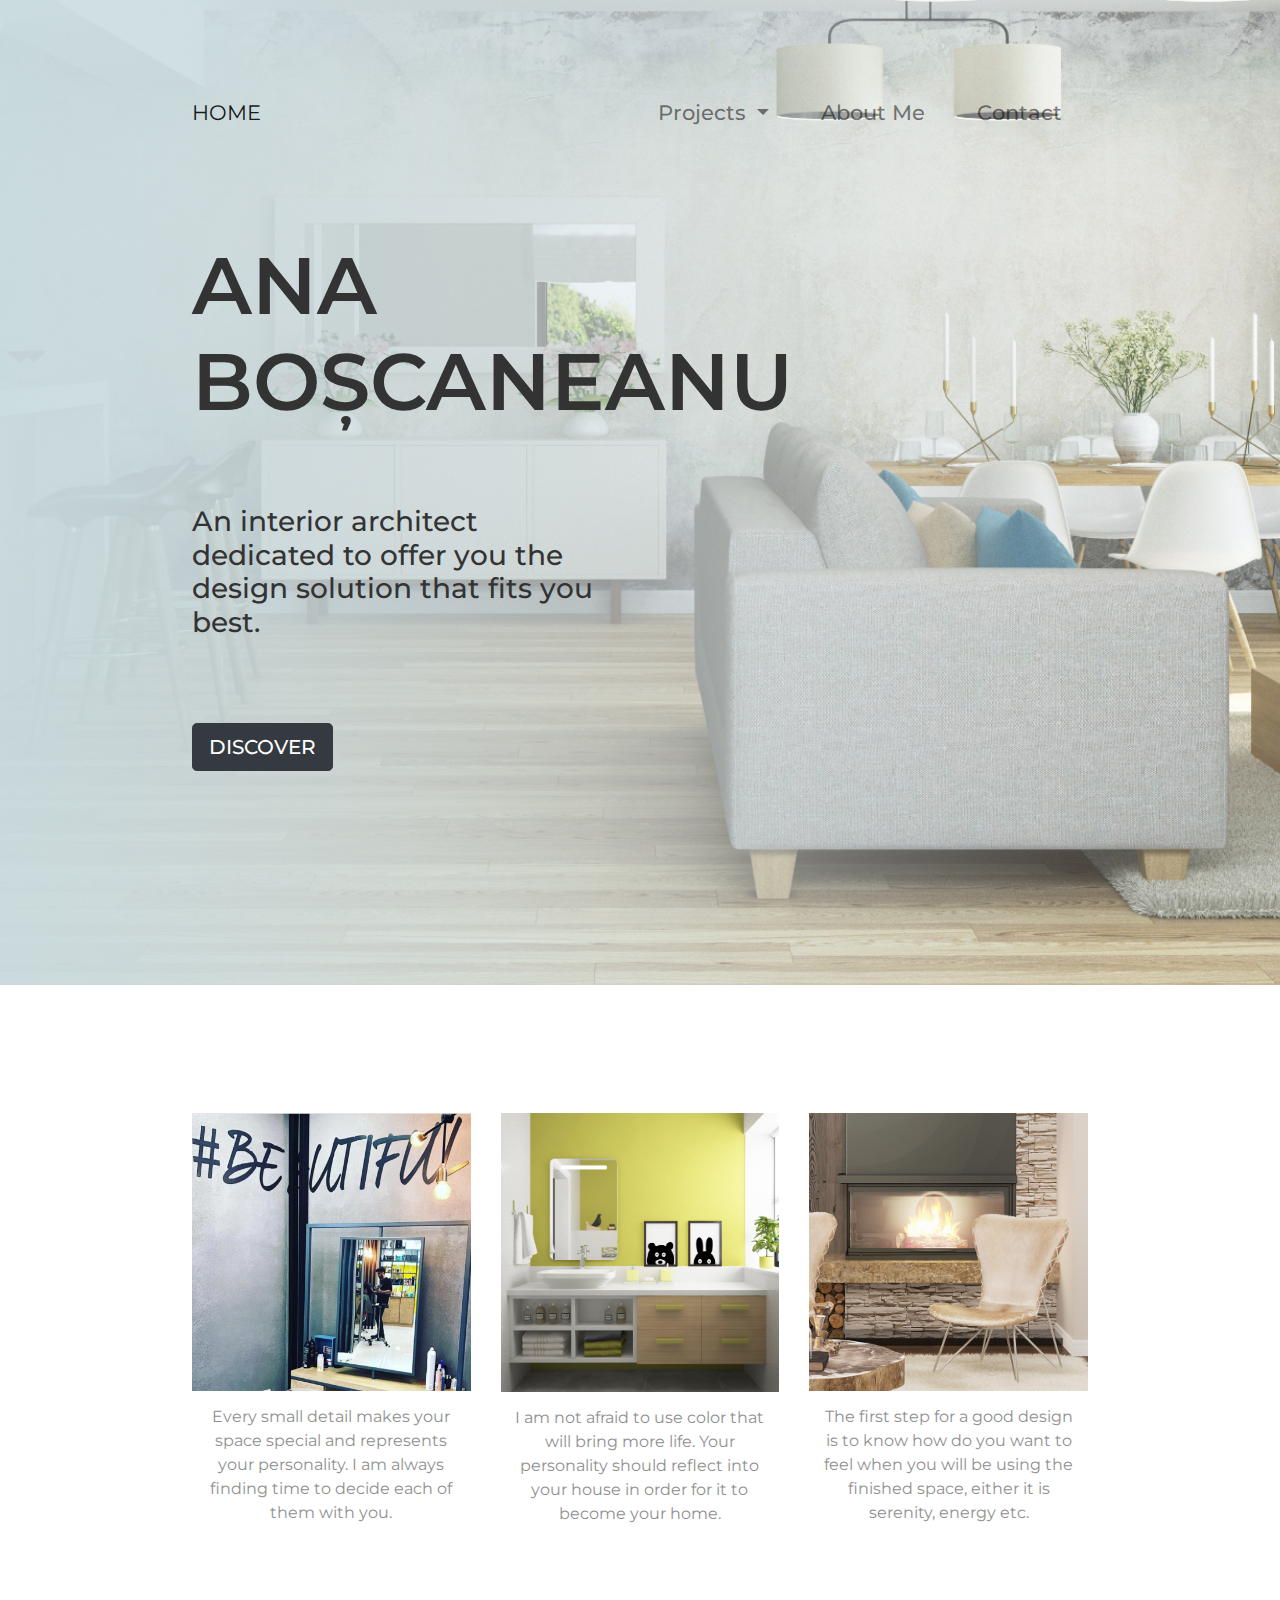
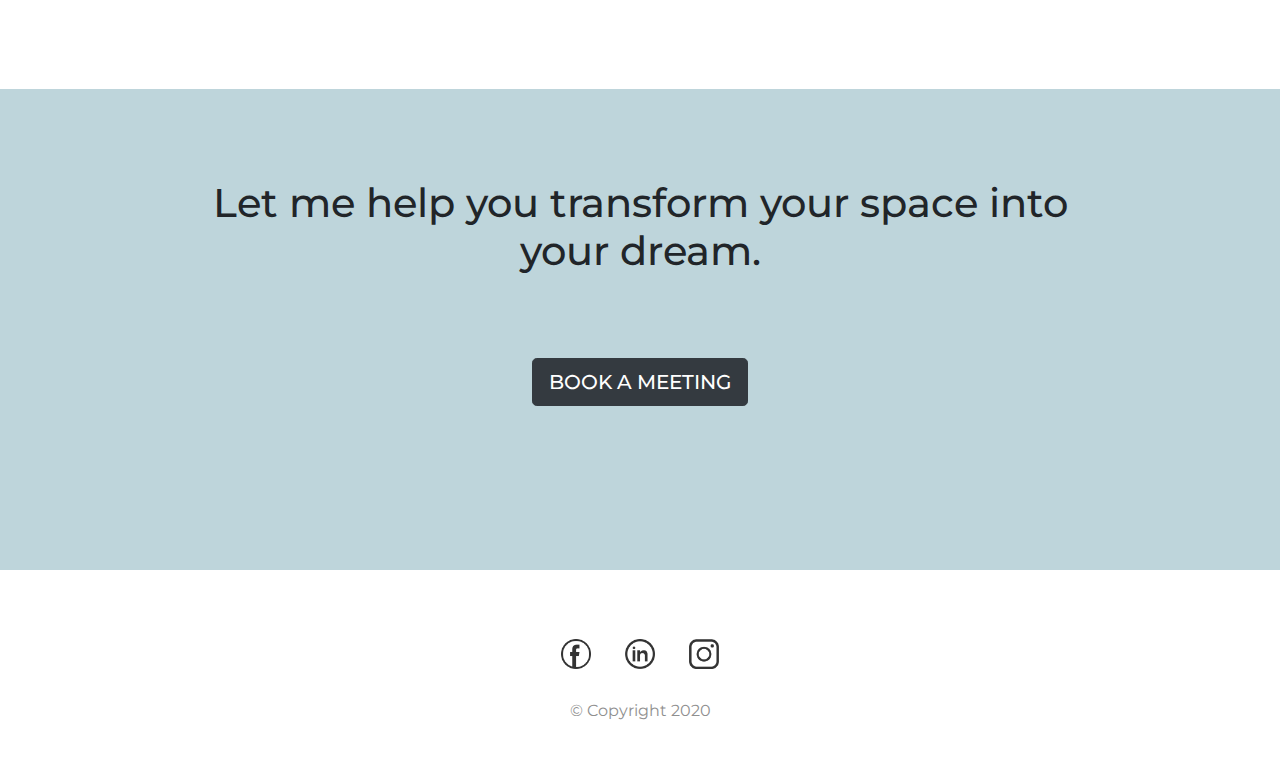
<file: index.html>
<!DOCTYPE html>
  <html lang="en">
  <head>
    <meta charset="UTF-8">
    <meta name="viewport" content="width=device-width, initial-scale=1.0">
    <title>Interior Architect Ana Boscaneanu</title>
    <!--Google Fonts-->
    <link href="https://fonts.googleapis.com/css2?family=Montserrat:wght@100;400;900&family=Ubuntu:ital,wght@0,300;0,400;0,500;0,700;1,300;1,400;1,500;1,700&display=swap" rel="stylesheet">

    <!--Stylesheets-->
    <link rel="stylesheet" href="https://stackpath.bootstrapcdn.com/bootstrap/4.5.2/css/bootstrap.min.css" integrity="sha384-JcKb8q3iqJ61gNV9KGb8thSsNjpSL0n8PARn9HuZOnIxN0hoP+VmmDGMN5t9UJ0Z" crossorigin="anonymous">
    <link rel="stylesheet" href="styles.css">
  </head>
  <body>
    <section class="section-image" id="title">
      <div class="container-fluid">
        <!-- Nav Bar -->
        <nav class="navbar navbar-expand-lg navbar-light">
          <a class="navbar-brand" href="index.html">HOME</a>
          <button class="navbar-toggler" type="button" data-toggle="collapse" data-target="#navbarSupportedContent" aria-controls="navbarSupportedContent" aria-expanded="false" aria-label="Toggle navigation">
            <span class="navbar-toggler-icon"></span>
          </button>
        
          <div class="collapse navbar-collapse" id="navbarSupportedContent">
            <ul class="navbar-nav ml-auto">
              <li class="nav-item dropdown">
                <a class="nav-link dropdown-toggle" href="projects.html" id="navbarDropdown" role="button" data-toggle="dropdown" aria-haspopup="true" aria-expanded="false">
                  Projects
                </a>
                <div class="dropdown-menu" aria-labelledby="navbarDropdown">
                  <a class="dropdown-item" href="projects.html">All</a>
                  <a class="dropdown-item" href="projects.html#residential">Residential</a>
                  <a class="dropdown-item" href="projects.html#comercial">Commercial</a>
                </div>
              </li>
              <li class="nav-item">
                  <a class="nav-link" href="about.html">About Me</a>
              </li>
              <li class="nav-item">
                  <a class="nav-link" href="contact.html">Contact</a>
              </li>
            </ul>                 
          </div>
        </nav>
        <!-- Title-->
        <div class="row">
          <div class="col-lg-6 heading-text">
            <h1 class="heading-big-text architect-name">ANA <br>BOȘCANEANU</h1>
            <h3 class="heading-small-text">An interior architect dedicated to offer you the design solution that fits you best.</h3>
            <a class="btn btn-dark btn-lg discover-button" href="projects.html" role="button">DISCOVER</a>
          </div>            
        </div>            
      </div> 
    </section>

    <!-- Features -->

    <section class="white-section" id="features">
      <div class="container-fluid">
        <div class="row">

          <div class="col-lg-4 feature-centered">
            <img class="centered-image" src="images/details1.jpg" alt="image from a beauty salon">
            <p class="centered-text">Every small detail makes your space special and represents your personality. I am always finding time to decide each of them with you.</p>
          </div>

          <div class="col-lg-4 feature-centered">
            <img class="centered-image" src="images/details2.jpg" alt="image with a green bathroom">
            <p class="centered-text">I am not afraid to use color that will bring more life. Your personality should reflect into your house in order for it to become your home.</p>
          </div>

          <div class="col-lg-4 feature-centered">
            <img class="centered-image" src="images/details4.jpg" alt="image with a detail from a bedroom">
            <p class="centered-text">The first step for a good design is to know how do you want to feel when you will be using the finished space, either it is serenity, energy etc.</p>
          </div>
        </div>
      </div>

    </section>

    <!-- Booking a meeting call -->

    <section class="colored-section" id="booking">
      <div class="container-fluid">
        <h1 class="heading-medium">Let me help you transform your space into your dream.</h1>
        <a class="btn btn-dark btn-lg discover-button" href="contact.html" role="button">BOOK A MEETING</a>
      </div>

    </section>

    <!-- Footer -->

    <footer class="footer-section" id="footer">
      <div>
        <a href="https://www.facebook.com/ana.boscaneanu/" target="_blank"><img class="footer-icon" src="images/facebook.png" alt="facebook image link"></a>
        <a href="https://www.linkedin.com/in/ana-boscaneanu/" target="_blank"><img class="footer-icon" src="images/linkedin.png" alt="linkedin image link"></a>
        <a href="https://www.instagram.com/anaboscaneanu/" target="_blank"><img class="footer-icon" src="images/instagram.png" alt="instagram image link"></a>    
        <p>© Copyright 2020</p>          
      </div>
    </footer>

    <!--Bootstrap Scripts-->
    <script src="https://code.jquery.com/jquery-3.5.1.slim.min.js" integrity="sha384-DfXdz2htPH0lsSSs5nCTpuj/zy4C+OGpamoFVy38MVBnE+IbbVYUew+OrCXaRkfj" crossorigin="anonymous"></script>
    <script src="https://cdn.jsdelivr.net/npm/popper.js@1.16.1/dist/umd/popper.min.js" integrity="sha384-9/reFTGAW83EW2RDu2S0VKaIzap3H66lZH81PoYlFhbGU+6BZp6G7niu735Sk7lN" crossorigin="anonymous"></script>
    <script src="https://stackpath.bootstrapcdn.com/bootstrap/4.5.2/js/bootstrap.min.js" integrity="sha384-B4gt1jrGC7Jh4AgTPSdUtOBvfO8shuf57BaghqFfPlYxofvL8/KUEfYiJOMMV+rV" crossorigin="anonymous"></script>
  </body>
</html>
</file>
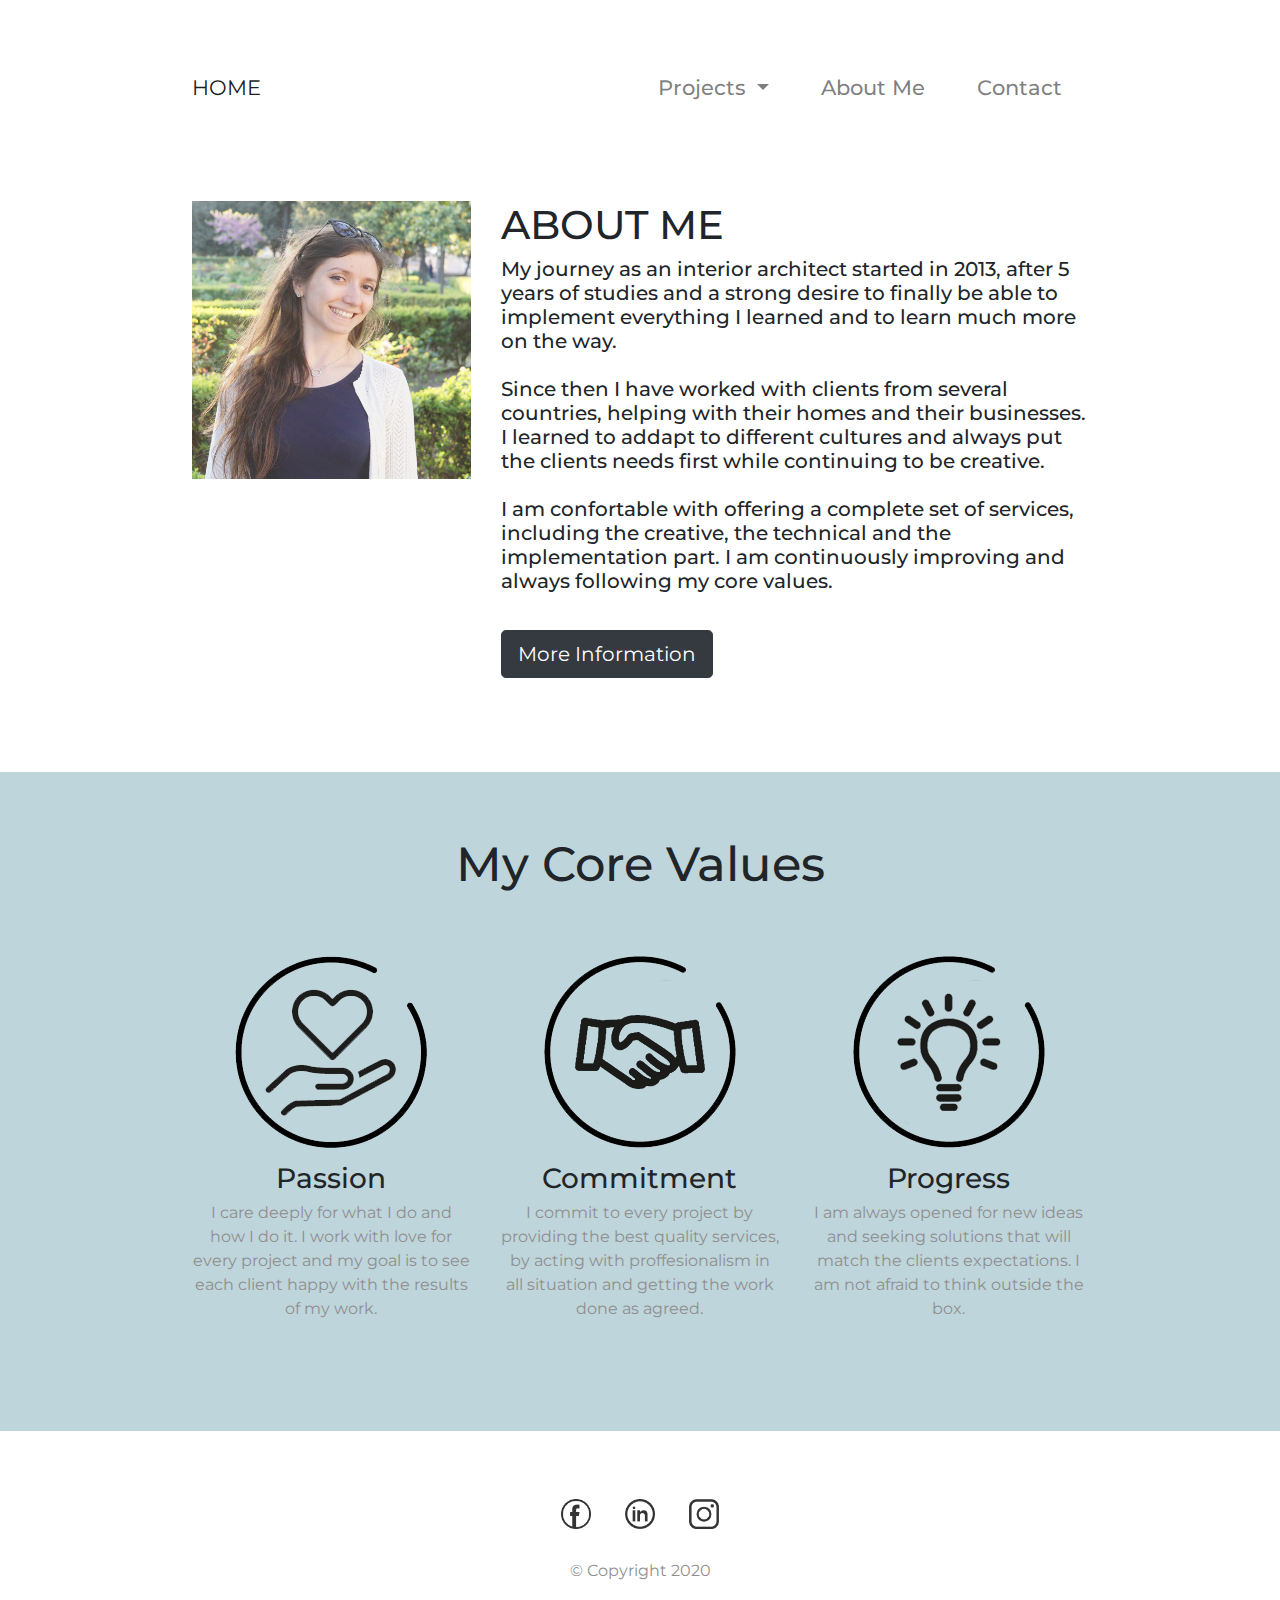
<file: about.html>
<!DOCTYPE html>
<html lang="en">

<head>
    <meta charset="UTF-8">
    <meta name="viewport" content="width=device-width, initial-scale=1.0">
    <title>Interior Architect Ana Boscaneanu</title>
    <!--Google Fonts-->
    <link
        href="https://fonts.googleapis.com/css2?family=Montserrat:wght@100;400;900&family=Ubuntu:ital,wght@0,300;0,400;0,500;0,700;1,300;1,400;1,500;1,700&display=swap"
        rel="stylesheet">

    <!--Stylesheets-->
    <link rel="stylesheet" href="https://stackpath.bootstrapcdn.com/bootstrap/4.5.2/css/bootstrap.min.css"
        integrity="sha384-JcKb8q3iqJ61gNV9KGb8thSsNjpSL0n8PARn9HuZOnIxN0hoP+VmmDGMN5t9UJ0Z" crossorigin="anonymous">
    <link rel="stylesheet" href="styles.css">
</head>

<body>
    <section class="white-section navig-menu">
        <div class="container-fluid">

            <!-- Nav Bar -->
            <nav class="navbar navbar-expand-lg navbar-light">
                <a class="navbar-brand" href="index.html">HOME</a>
                <button class="navbar-toggler" type="button" data-toggle="collapse"
                    data-target="#navbarSupportedContent" aria-controls="navbarSupportedContent" aria-expanded="false"
                    aria-label="Toggle navigation">
                    <span class="navbar-toggler-icon"></span>
                </button>

                <div class="collapse navbar-collapse" id="navbarSupportedContent">
                    <ul class="navbar-nav ml-auto">
                        <li class="nav-item dropdown">
                            <a class="nav-link dropdown-toggle" href="projects.html" id="navbarDropdown" role="button"
                                data-toggle="dropdown" aria-haspopup="true" aria-expanded="false">
                                Projects
                            </a>
                            <div class="dropdown-menu" aria-labelledby="navbarDropdown">
                                <a class="dropdown-item" href="projects.html">All</a>
                                <a class="dropdown-item" href="projects.html#residential">Residential</a>
                                <a class="dropdown-item" href="projects.html#comercial">Commercial</a>
                            </div>

                        </li>
                        <li class="nav-item">
                            <a class="nav-link" href="about.html">About Me</a>
                        </li>
                        <li class="nav-item">
                            <a class="nav-link" href="contact.html">Contact</a>
                        </li>
                    </ul>
                </div>
            </nav>
        </div>

    </section>

    <!-- About Me -->

    <section id="about-me">
        <div class="container-fluid">
            <div class="row">
                <div class="col-lg-4 feature-centered">
                    <img class="profile-image" src="images/profil.jpg" alt="profile image">
                </div>
                <div class="col-lg-8">
                    <h1 class="heading-medium">ABOUT ME</h1>
                    <h5 class="about-me-text ">
                        My journey as an interior architect started in 2013, after 5 years of studies and a strong desire to finally be able to implement everything I learned and to learn much more on the way.
                        <br> <br>
                        Since then I have worked with clients from several countries, helping with their homes and their businesses. 
                        I learned to addapt to different cultures and always put the clients needs first while continuing to be creative.
                        <br><br>
                        I am confortable with offering a complete set of services, including the creative, the technical and the implementation part. I am continuously improving and always following my core values.
                    </h5>
                    <!--Read More Button with background information-->
                    <button type="button" class="collapsible btn btn-lg btn-dark">More Information</button>
                    <div class="content">
                        <h5>Experience</h5>
                        <table>                            
                            <tr>
                                <td>2017-2018</td>
                                <td>Interior Architect for Byggsamverkan Sverige, Jönköping Sweden</td>
                            </tr>
                            <tr>
                                <td>2015-2017</td>
                                <td>Interior Architect for 2Deco Studio, Bucharest Romania</td>
                            </tr>                            
                            <tr>
                                <td>2014-2015:</td>
                                <td>Interior Architect for VAMES COMPANY, Chisinau Moldova</td>
                            </tr>
                        </table>
                        <h5>Education</h5>
                        <table>                            
                            <tr>
                                <td>2008-2013</td>
                                <td>Bachelor and Master Degree in Interior Architecture, "Ion Mincu" University, Bucharest</td>
                            </tr>
                            
                        </table>                     
                    </div> 
                </div>
            </div>
        </div>
    
    </section>

    <!-- Core Values -->

    <section id="core-values-section">
        
        <div class="container-fluid colored-section">
            <h1 class="heading-medium values-title">My Core Values</h1>
            <div class="row">

                <!--Passionate-->

                <div class="col-lg-4 feature-centered">
                    <img class="" src="images/value-passionate.png" alt="image with core value passion">
                    <h3 class="centered-text heading-small-text">Passion</h3>
                    <p>I care deeply for what I do and how I do it. I work with love for every project and my goal is to see each client happy with the results of my work. </p>
                </div>

                <!--Commitment-->
                                
                <div class="col-lg-4 feature-centered">
                    <img class="" src="images/value-commitment.png" alt="image with core value commitment">
                    <h3 class="centered-text heading-small-text">Commitment</h3>
                    <p>I commit to every project by providing the best quality services, by acting with proffesionalism in all situation and getting the work done as agreed.</p>
                </div>

                <!--Passionate-->
                                
                <div class="col-lg-4 feature-centered">
                    <img class="" src="images/value-creativity.png" alt="image with core value progress">
                    <h3 class="centered-text heading-small-text">Progress</h3>
                    <p>I am always opened for new ideas and seeking solutions that will match the clients expectations. I am not afraid to think outside the box.</p>
                </div>
               
            </div>
        </div>
 

    </section>



    <!-- Footer -->

    <footer class="footer-section" id="footer">
        <div>
            <a href="https://www.facebook.com/ana.boscaneanu/" target="_blank"><img class="footer-icon" src="images/facebook.png" alt="facebook image link"></a>
            <a href="https://www.linkedin.com/in/ana-boscaneanu/" target="_blank"><img class="footer-icon" src="images/linkedin.png" alt="linkedin image link"></a>
            <a href="https://www.instagram.com/anaboscaneanu/" target="_blank"><img class="footer-icon" src="images/instagram.png" alt="instagram image link"></a>
            <p>© Copyright 2020</p>
        </div>
    </footer>

    <!--Bootstrap Scripts-->
    <script src="https://code.jquery.com/jquery-3.5.1.slim.min.js"
        integrity="sha384-DfXdz2htPH0lsSSs5nCTpuj/zy4C+OGpamoFVy38MVBnE+IbbVYUew+OrCXaRkfj" crossorigin="anonymous">
    </script>
    <script src="https://cdn.jsdelivr.net/npm/popper.js@1.16.1/dist/umd/popper.min.js"
        integrity="sha384-9/reFTGAW83EW2RDu2S0VKaIzap3H66lZH81PoYlFhbGU+6BZp6G7niu735Sk7lN" crossorigin="anonymous">
    </script>
    <script src="https://stackpath.bootstrapcdn.com/bootstrap/4.5.2/js/bootstrap.min.js"
        integrity="sha384-B4gt1jrGC7Jh4AgTPSdUtOBvfO8shuf57BaghqFfPlYxofvL8/KUEfYiJOMMV+rV" crossorigin="anonymous">
    </script>
    <!--Javascript-->
    <script src="about.js"></script>
</body>

</html>
</file>
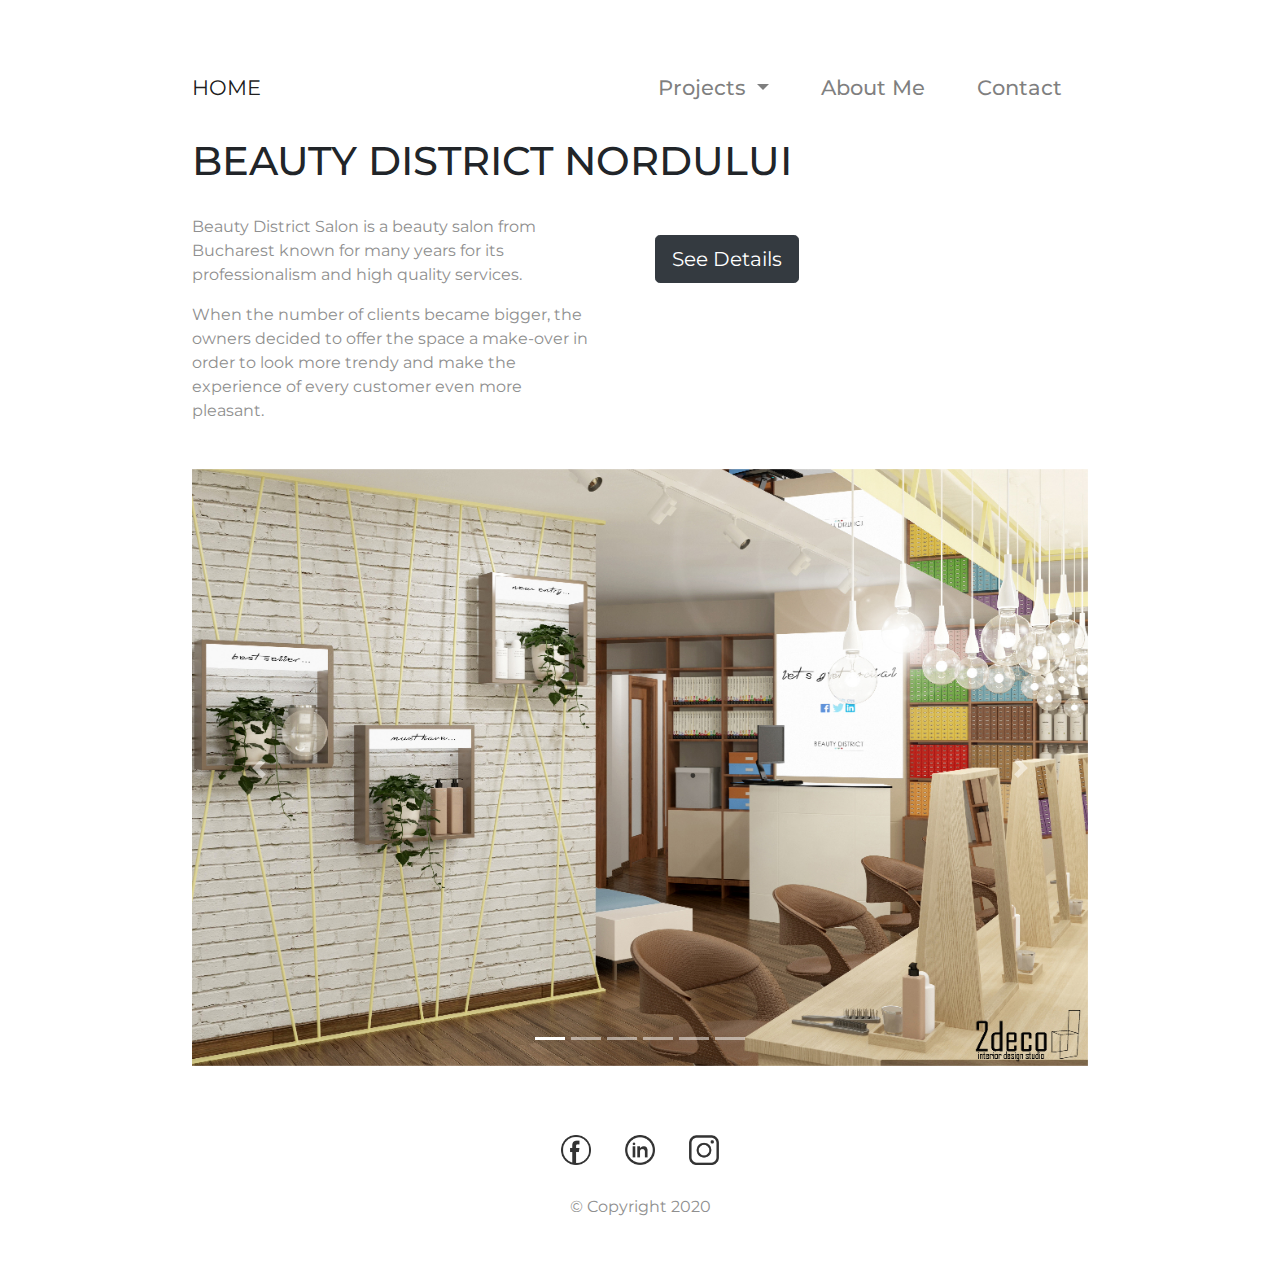
<file: commercial1.html>
<!DOCTYPE html>
<html lang="en">

    <head>
        <meta charset="UTF-8">
        <meta name="viewport" content="width=device-width, initial-scale=1.0">
        <title>Interior Architect Ana Boscaneanu</title>
        <!--Google Fonts-->
        <link
            href="https://fonts.googleapis.com/css2?family=Montserrat:wght@100;400;900&family=Ubuntu:ital,wght@0,300;0,400;0,500;0,700;1,300;1,400;1,500;1,700&display=swap"
            rel="stylesheet">

        <!--Stylesheets-->
        <link rel="stylesheet" href="https://stackpath.bootstrapcdn.com/bootstrap/4.5.2/css/bootstrap.min.css"
            integrity="sha384-JcKb8q3iqJ61gNV9KGb8thSsNjpSL0n8PARn9HuZOnIxN0hoP+VmmDGMN5t9UJ0Z" crossorigin="anonymous">
        <link rel="stylesheet" href="styles.css">
    </head>

    <body>
        <section class="white-section navig-menu">
            <div class="container-fluid">

                <!-- Nav Bar -->
                <nav class="navbar navbar-expand-lg navbar-light">
                    <a class="navbar-brand" href="index.html">HOME</a>
                    <button class="navbar-toggler" type="button" data-toggle="collapse"
                        data-target="#navbarSupportedContent" aria-controls="navbarSupportedContent" aria-expanded="false"
                        aria-label="Toggle navigation">
                        <span class="navbar-toggler-icon"></span>
                    </button>

                    <div class="collapse navbar-collapse" id="navbarSupportedContent">
                        <ul class="navbar-nav ml-auto">
                            <li class="nav-item dropdown">
                                <a class="nav-link dropdown-toggle" href="projects.html" id="navbarDropdown" role="button"
                                    data-toggle="dropdown" aria-haspopup="true" aria-expanded="false">
                                    Projects
                                </a>
                                <div class="dropdown-menu" aria-labelledby="navbarDropdown">
                                    <a class="dropdown-item" href="projects.html">All</a>
                                    <a class="dropdown-item" href="projects.html#residential">Residential</a>
                                    <a class="dropdown-item" href="projects.html#comercial">Commercial</a>
                                </div>

                            </li>
                            <li class="nav-item">
                                <a class="nav-link" href="about.html">About Me</a>
                            </li>
                            <li class="nav-item">
                                <a class="nav-link" href="contact.html">Contact</a>
                            </li>
                        </ul>
                    </div>
                </nav>
            </div>

        </section>

        <!-- Main Section -->

        <section id="residential-1">
            <div class="container-fluid">
                <h1 class="project-name heading-medium">BEAUTY DISTRICT NORDULUI</h1>
                <!--Project Details-->

                <div class="row">
                    <div class="col-lg-6 project-description">
                        <p>Beauty District Salon is a beauty salon from Bucharest known for many years for its professionalism and high quality services. </p>
                        <p>When the number of clients became bigger, the owners decided to offer the space a make-over in order to look more trendy and make the experience of every customer even more pleasant. </p>
                    </div>
                    <div class="col-lg-6 project-description">
                        <button type="button" class="collapsible btn btn-lg btn-dark">See Details</button>
                        <div class="content">
                            <table>
                                <tr>
                                    <td>Type:</td>
                                    <td>Hair and Nail Salon</td>
                                </tr>
                                <tr>
                                    <td>Location:</td>
                                    <td>Bucharest, Romania</td>
                                </tr>
                                <tr>
                                    <td>Area:</td>
                                    <td>90 sq.m</td>
                                </tr>
                            </table>                                             
                        </div>                    
                    </div>

                </div>

                <!--Image Slideshow-->

                <div id="carouselExampleIndicators" class="carousel slide" data-ride="false" data-interval="false">
                    <!--Indicators-->
                    <ol class="carousel-indicators">
                        <li data-target="#carouselExampleIndicators" data-slide-to="0" class="active"></li>
                        <li data-target="#carouselExampleIndicators" data-slide-to="1"></li>
                        <li data-target="#carouselExampleIndicators" data-slide-to="2"></li>
                        <li data-target="#carouselExampleIndicators" data-slide-to="3"></li>
                        <li data-target="#carouselExampleIndicators" data-slide-to="4"></li>
                        <li data-target="#carouselExampleIndicators" data-slide-to="5"></li>
    
                    </ol>
                    <!--Slides-->
                    <div class="carousel-inner">
                        <div class="carousel-item active">                        
                            <img class="carousel-image d-block w-100" src="images/beautyn2.jpg" alt="...">                                             
                        </div>
                        <div class="carousel-item">                        
                            <img class="carousel-image d-block w-100" src="images/beautyn1.jpg" alt="...">                        
                        </div>
                        <div class="carousel-item">                        
                            <img class="carousel-image d-block w-100" src="images/beautyn3.jpg" alt="...">                                            
                        </div>              
                        <div class="carousel-item">                        
                            <img class="carousel-image d-block w-100" src="images/beautyn4.jpg" alt="...">                                            
                        </div> 
                        <div class="carousel-item">                        
                            <img class="carousel-image d-block w-100" src="images/beautyn5.jpg" alt="...">                                            
                        </div>
                        <div class="carousel-item">                        
                            <img class="carousel-image d-block w-100" src="images/beautyn6.jpg" alt="...">                                            
                        </div>     
                    </div>
                    <!--Controls-->
                    <a class="carousel-control-prev" href="#carouselExampleIndicators" role="button" data-slide="prev">
                        <span class="carousel-control-prev-icon controler" aria-hidden="true"></span>
                        <span class="sr-only">Previous</span>
                    </a>
                    <a class="carousel-control-next " href="#carouselExampleIndicators" role="button" data-slide="next">
                        <span class="carousel-control-next-icon controler" aria-hidden="true"></span>
                        <span class="sr-only">Next</span>
                    </a>
                </div>
                
            </div>

        </section>



        <!-- Footer -->

        <footer class="footer-section" id="footer">
            <div>
                <a href="https://www.facebook.com/ana.boscaneanu/" target="_blank"><img class="footer-icon" src="images/facebook.png" alt="facebook image link"></a>
                <a href="https://www.linkedin.com/in/ana-boscaneanu/" target="_blank"><img class="footer-icon" src="images/linkedin.png" alt="linkedin image link"></a>
                <a href="https://www.instagram.com/anaboscaneanu/" target="_blank"><img class="footer-icon" src="images/instagram.png" alt="instagram image link"></a>
                <p>© Copyright 2020</p>
            </div>
        </footer>

        <!--Bootstrap Scripts-->
        <script src="https://code.jquery.com/jquery-3.5.1.slim.min.js"
            integrity="sha384-DfXdz2htPH0lsSSs5nCTpuj/zy4C+OGpamoFVy38MVBnE+IbbVYUew+OrCXaRkfj" crossorigin="anonymous">
        </script>
        <script src="https://cdn.jsdelivr.net/npm/popper.js@1.16.1/dist/umd/popper.min.js"
            integrity="sha384-9/reFTGAW83EW2RDu2S0VKaIzap3H66lZH81PoYlFhbGU+6BZp6G7niu735Sk7lN" crossorigin="anonymous">
        </script>
        <script src="https://stackpath.bootstrapcdn.com/bootstrap/4.5.2/js/bootstrap.min.js"
            integrity="sha384-B4gt1jrGC7Jh4AgTPSdUtOBvfO8shuf57BaghqFfPlYxofvL8/KUEfYiJOMMV+rV" crossorigin="anonymous">
        </script>
        <!--Javascript-->
        <script src="index.js"></script>
    </body>

</html>
</file>
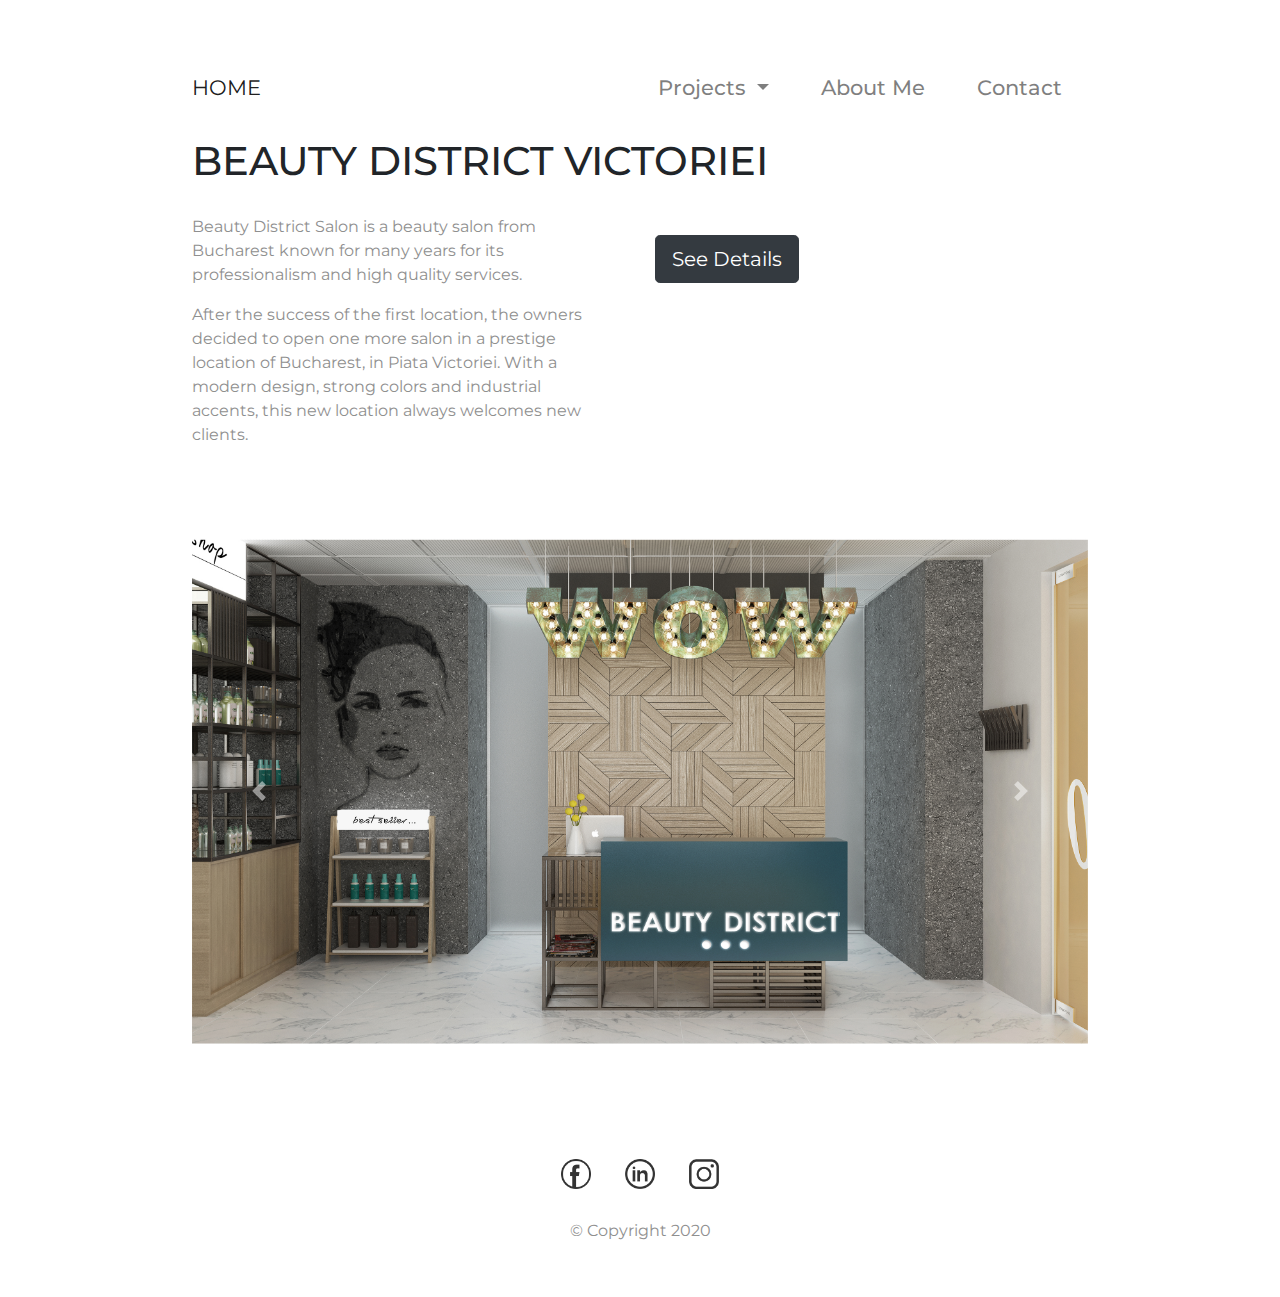
<file: commercial2.html>
<!DOCTYPE html>
<html lang="en">

<head>
    <meta charset="UTF-8">
    <meta name="viewport" content="width=device-width, initial-scale=1.0">
    <title>Interior Architect Ana Boscaneanu</title>
    <!--Google Fonts-->
    <link
        href="https://fonts.googleapis.com/css2?family=Montserrat:wght@100;400;900&family=Ubuntu:ital,wght@0,300;0,400;0,500;0,700;1,300;1,400;1,500;1,700&display=swap"
        rel="stylesheet">

    <!--Stylesheets-->
    <link rel="stylesheet" href="https://stackpath.bootstrapcdn.com/bootstrap/4.5.2/css/bootstrap.min.css"
        integrity="sha384-JcKb8q3iqJ61gNV9KGb8thSsNjpSL0n8PARn9HuZOnIxN0hoP+VmmDGMN5t9UJ0Z" crossorigin="anonymous">
    <link rel="stylesheet" href="styles.css">
</head>

<body>
    <section class="white-section navig-menu">
        <div class="container-fluid">

            <!-- Nav Bar -->
            <nav class="navbar navbar-expand-lg navbar-light">
                <a class="navbar-brand" href="index.html">HOME</a>
                <button class="navbar-toggler" type="button" data-toggle="collapse"
                    data-target="#navbarSupportedContent" aria-controls="navbarSupportedContent" aria-expanded="false"
                    aria-label="Toggle navigation">
                    <span class="navbar-toggler-icon"></span>
                </button>

                <div class="collapse navbar-collapse" id="navbarSupportedContent">
                    <ul class="navbar-nav ml-auto">
                        <li class="nav-item dropdown">
                            <a class="nav-link dropdown-toggle" href="projects.html" id="navbarDropdown" role="button"
                                data-toggle="dropdown" aria-haspopup="true" aria-expanded="false">
                                Projects
                            </a>
                            <div class="dropdown-menu" aria-labelledby="navbarDropdown">
                                <a class="dropdown-item" href="projects.html">All</a>
                                <a class="dropdown-item" href="projects.html#residential">Residential</a>
                                <a class="dropdown-item" href="projects.html#comercial">Commercial</a>
                            </div>

                        </li>
                        <li class="nav-item">
                            <a class="nav-link" href="about.html">About Me</a>
                        </li>
                        <li class="nav-item">
                            <a class="nav-link" href="contact.html">Contact</a>
                        </li>
                    </ul>
                </div>
            </nav>
        </div>

    </section>

    <!-- Main Section -->

    <section id="residential-1">
        <div class="container-fluid">
            <h1 class="project-name heading-medium">BEAUTY DISTRICT VICTORIEI</h1>
            <!--Project Details-->

            <div class="row">
                <div class="col-lg-6 project-description">
                    <p>Beauty District Salon is a beauty salon from Bucharest known for many years for its professionalism and high quality services. </p>
                    <p>After the success of the first location, the owners decided to open one more salon in a prestige location of Bucharest, in Piata Victoriei. With a modern design, strong colors and industrial accents, this new location always welcomes new clients.</p>
                </div>
                <div class="col-lg-6 project-description">
                    <button type="button" class="collapsible btn btn-lg btn-dark">See Details</button>
                    <div class="content">
                        <table>
                            <tr>
                                <td>Type:</td>
                                <td>Hair and Nail Salon</td>
                            </tr>
                            <tr>
                                <td>Location:</td>
                                <td>Bucharest, Romania</td>
                            </tr>
                            <tr>
                                <td>Area:</td>
                                <td>215 sq.m</td>
                            </tr>
                        </table>
                        <img class="plan" src="images/beautyv-plan.jpg" alt="plan of the beauty salon">                        
                    </div>                    
                </div>

            </div>

            <!--Image Slideshow-->

            <div id="carouselExampleIndicators" class="carousel slide" data-ride="false" data-interval="false">
                <!--Indicators-->
                <ol class="carousel-indicators">
                    <li data-target="#carouselExampleIndicators" data-slide-to="0" class="active"></li>
                    <li data-target="#carouselExampleIndicators" data-slide-to="1"></li>
                    <li data-target="#carouselExampleIndicators" data-slide-to="2"></li>
                    <li data-target="#carouselExampleIndicators" data-slide-to="3"></li>
                    <li data-target="#carouselExampleIndicators" data-slide-to="4"></li>
                    <li data-target="#carouselExampleIndicators" data-slide-to="5"></li>
 
                </ol>
                <!--Slides-->
                <div class="carousel-inner">
                    <div class="carousel-item active">                        
                        <img class="carousel-image d-block w-100" src="images/beautyv1.jpg" alt="...">                                             
                    </div>
                    <div class="carousel-item">                        
                        <img class="carousel-image d-block w-100" src="images/beautyv2.jpg" alt="...">                        
                    </div>
                    <div class="carousel-item">                        
                        <img class="carousel-image d-block w-100" src="images/beautyv3.jpg" alt="...">                                            
                    </div>              
                    <div class="carousel-item">                        
                        <img class="carousel-image d-block w-100" src="images/beautyv4.jpg" alt="...">                                            
                    </div> 
                    <div class="carousel-item">                        
                        <img class="carousel-image d-block w-100" src="images/beautyv5.jpg" alt="...">                                            
                    </div>
                    <div class="carousel-item">                        
                        <img class="carousel-image d-block w-100" src="images/beautyv6.jpg" alt="...">                                            
                    </div>     
                </div>
                <!--Controls-->
                <a class="carousel-control-prev" href="#carouselExampleIndicators" role="button" data-slide="prev">
                    <span class="carousel-control-prev-icon controler" aria-hidden="true"></span>
                    <span class="sr-only">Previous</span>
                </a>
                <a class="carousel-control-next " href="#carouselExampleIndicators" role="button" data-slide="next">
                    <span class="carousel-control-next-icon controler" aria-hidden="true"></span>
                    <span class="sr-only">Next</span>
                </a>
            </div>
            
        </div>

    </section>



    <!-- Footer -->

    <footer class="footer-section" id="footer">
        <div>
            <a href="https://www.facebook.com/ana.boscaneanu/" target="_blank"><img class="footer-icon" src="images/facebook.png" alt="facebook image link"></a>
            <a href="https://www.linkedin.com/in/ana-boscaneanu/" target="_blank"><img class="footer-icon" src="images/linkedin.png" alt="linkedin image link"></a>
            <a href="https://www.instagram.com/anaboscaneanu/" target="_blank"><img class="footer-icon" src="images/instagram.png" alt="instagram image link"></a>
            <p>© Copyright 2020</p>
        </div>
    </footer>

    <!--Bootstrap Scripts-->
    <script src="https://code.jquery.com/jquery-3.5.1.slim.min.js"
        integrity="sha384-DfXdz2htPH0lsSSs5nCTpuj/zy4C+OGpamoFVy38MVBnE+IbbVYUew+OrCXaRkfj" crossorigin="anonymous">
    </script>
    <script src="https://cdn.jsdelivr.net/npm/popper.js@1.16.1/dist/umd/popper.min.js"
        integrity="sha384-9/reFTGAW83EW2RDu2S0VKaIzap3H66lZH81PoYlFhbGU+6BZp6G7niu735Sk7lN" crossorigin="anonymous">
    </script>
    <script src="https://stackpath.bootstrapcdn.com/bootstrap/4.5.2/js/bootstrap.min.js"
        integrity="sha384-B4gt1jrGC7Jh4AgTPSdUtOBvfO8shuf57BaghqFfPlYxofvL8/KUEfYiJOMMV+rV" crossorigin="anonymous">
    </script>
    <!--Javascript-->
    <script src="index.js"></script>
</body>

</html>
</file>
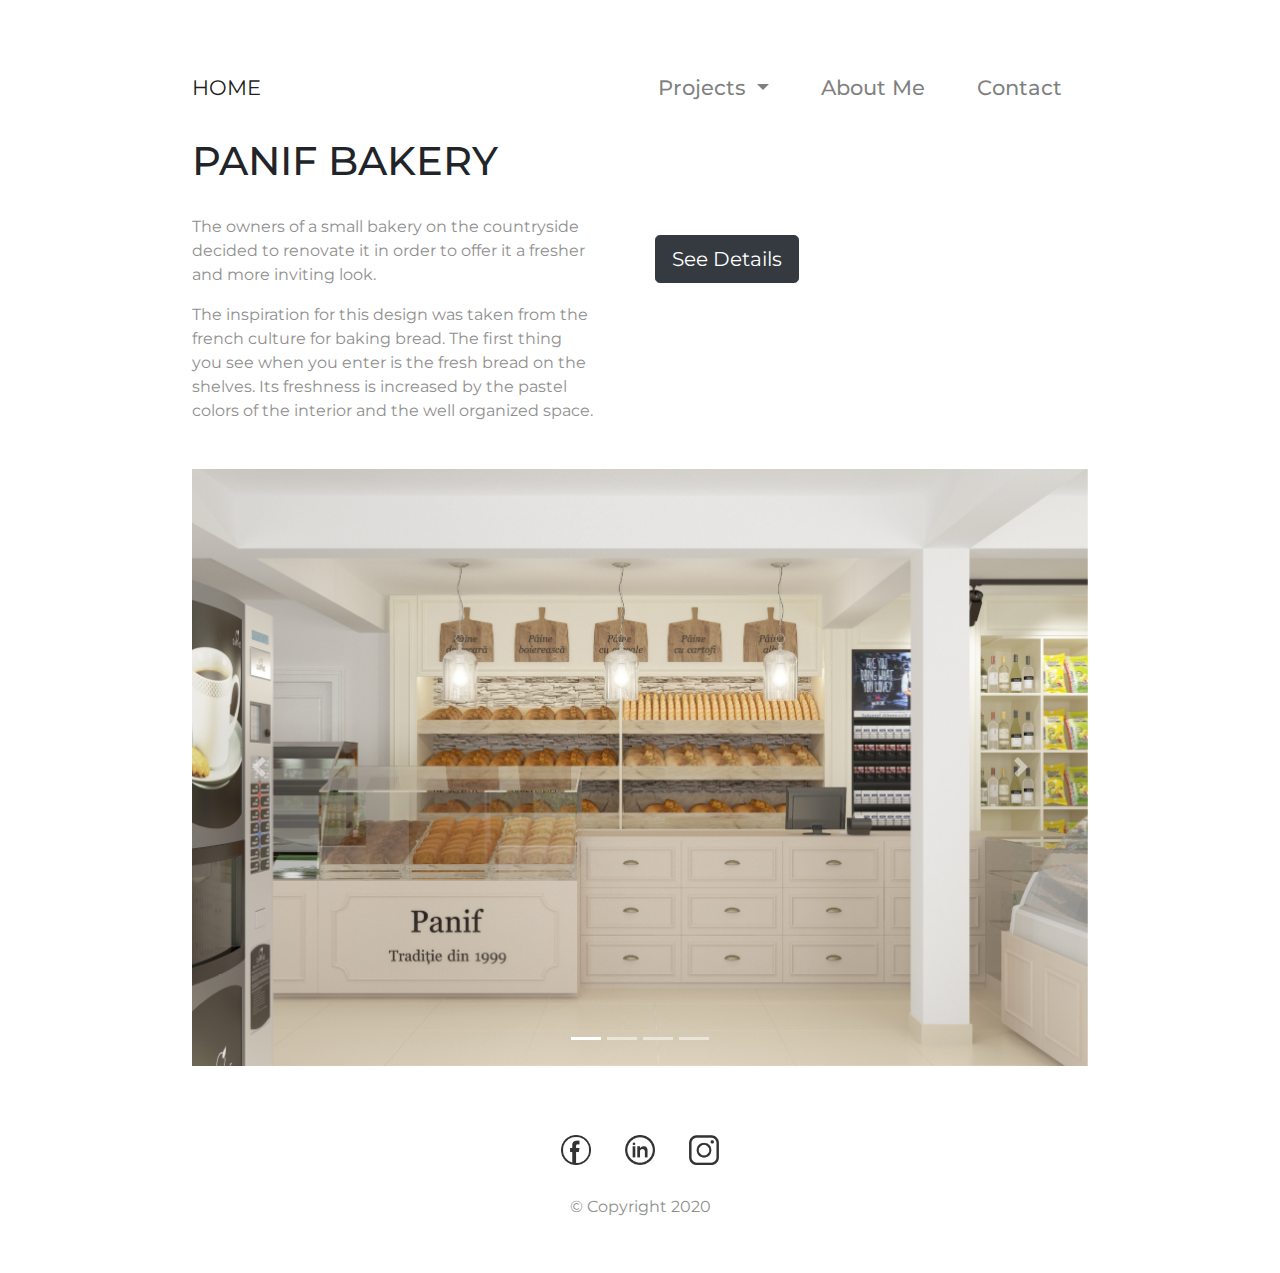
<file: commercial3.html>
<!DOCTYPE html>
<html lang="en">

<head>
    <meta charset="UTF-8">
    <meta name="viewport" content="width=device-width, initial-scale=1.0">
    <title>Interior Architect Ana Boscaneanu</title>
    <!--Google Fonts-->
    <link
        href="https://fonts.googleapis.com/css2?family=Montserrat:wght@100;400;900&family=Ubuntu:ital,wght@0,300;0,400;0,500;0,700;1,300;1,400;1,500;1,700&display=swap"
        rel="stylesheet">

    <!--Stylesheets-->
    <link rel="stylesheet" href="https://stackpath.bootstrapcdn.com/bootstrap/4.5.2/css/bootstrap.min.css"
        integrity="sha384-JcKb8q3iqJ61gNV9KGb8thSsNjpSL0n8PARn9HuZOnIxN0hoP+VmmDGMN5t9UJ0Z" crossorigin="anonymous">
    <link rel="stylesheet" href="styles.css">
</head>

<body>
    <section class="white-section navig-menu">
        <div class="container-fluid">

            <!-- Nav Bar -->
            <nav class="navbar navbar-expand-lg navbar-light">
                <a class="navbar-brand" href="index.html">HOME</a>
                <button class="navbar-toggler" type="button" data-toggle="collapse"
                    data-target="#navbarSupportedContent" aria-controls="navbarSupportedContent" aria-expanded="false"
                    aria-label="Toggle navigation">
                    <span class="navbar-toggler-icon"></span>
                </button>

                <div class="collapse navbar-collapse" id="navbarSupportedContent">
                    <ul class="navbar-nav ml-auto">
                        <li class="nav-item dropdown">
                            <a class="nav-link dropdown-toggle" href="projects.html" id="navbarDropdown" role="button"
                                data-toggle="dropdown" aria-haspopup="true" aria-expanded="false">
                                Projects
                            </a>
                            <div class="dropdown-menu" aria-labelledby="navbarDropdown">
                                <a class="dropdown-item" href="projects.html">All</a>
                                <a class="dropdown-item" href="projects.html#residential">Residential</a>
                                <a class="dropdown-item" href="projects.html#comercial">Commercial</a>
                            </div>

                        </li>
                        <li class="nav-item">
                            <a class="nav-link" href="about.html">About Me</a>
                        </li>
                        <li class="nav-item">
                            <a class="nav-link" href="contact.html">Contact</a>
                        </li>
                    </ul>
                </div>
            </nav>
        </div>

    </section>

    <!-- Main Section -->

    <section id="residential-1">
        <div class="container-fluid">
            <h1 class="project-name heading-medium">PANIF BAKERY</h1>
            <!--Project Details-->

            <div class="row">
                <div class="col-lg-6 project-description">
                    <p>The owners of a small bakery on the countryside decided to renovate it in order to offer it a fresher and more inviting look.  </p>
                    <p>The inspiration for this design was taken from the french culture for baking bread. The first thing you see when you enter is the fresh bread on the shelves. Its freshness is increased by the pastel colors of the interior and the well organized space.</p>
                </div>
                <div class="col-lg-6 project-description">
                    <button type="button" class="collapsible btn btn-lg btn-dark">See Details</button>
                    <div class="content">
                        <table>
                            <tr>
                                <td>Type:</td>
                                <td>Hair and Nail Salon</td>
                            </tr>
                            <tr>
                                <td>Location:</td>
                                <td>Bucharest, Romania</td>
                            </tr>
                            <tr>
                                <td>Area:</td>
                                <td>215 sq.m</td>
                            </tr>
                        </table>
                        <img class="plan" src="images/panif-plan.png" alt="plan of the beauty salon">                        
                    </div>                    
                </div>

            </div>

            <!--Image Slideshow-->

            <div id="carouselExampleIndicators" class="carousel slide" data-ride="false" data-interval="false">
                <!--Indicators-->
                <ol class="carousel-indicators">
                    <li data-target="#carouselExampleIndicators" data-slide-to="0" class="active"></li>
                    <li data-target="#carouselExampleIndicators" data-slide-to="1"></li>
                    <li data-target="#carouselExampleIndicators" data-slide-to="2"></li>
                    <li data-target="#carouselExampleIndicators" data-slide-to="3"></li>
                </ol>
                <!--Slides-->
                <div class="carousel-inner">
                    <div class="carousel-item active">                        
                        <img class="carousel-image d-block w-100" src="images/panif1.jpg" alt="...">                                             
                    </div>
                    <div class="carousel-item">                        
                        <img class="carousel-image d-block w-100" src="images/panif2.jpg" alt="...">                        
                    </div>
                    <div class="carousel-item">                        
                        <img class="carousel-image d-block w-100" src="images/panif3.JPG" alt="...">                                            
                    </div>              
                    <div class="carousel-item">                        
                        <img class="carousel-image d-block w-100" src="images/panif4.jpg" alt="...">                                            
                    </div>    
                </div>
                <!--Controls-->
                <a class="carousel-control-prev" href="#carouselExampleIndicators" role="button" data-slide="prev">
                    <span class="carousel-control-prev-icon controler" aria-hidden="true"></span>
                    <span class="sr-only">Previous</span>
                </a>
                <a class="carousel-control-next " href="#carouselExampleIndicators" role="button" data-slide="next">
                    <span class="carousel-control-next-icon controler" aria-hidden="true"></span>
                    <span class="sr-only">Next</span>
                </a>
            </div>
            
        </div>

    </section>



    <!-- Footer -->

    <footer class="footer-section" id="footer">
        <div>
            <a href="https://www.facebook.com/ana.boscaneanu/" target="_blank"><img class="footer-icon" src="images/facebook.png" alt="facebook image link"></a>
            <a href="https://www.linkedin.com/in/ana-boscaneanu/" target="_blank"><img class="footer-icon" src="images/linkedin.png" alt="linkedin image link"></a>
            <a href="https://www.instagram.com/anaboscaneanu/" target="_blank"><img class="footer-icon" src="images/instagram.png" alt="instagram image link"></a>
            <p>© Copyright 2020</p>
        </div>
    </footer>

    <!--Bootstrap Scripts-->
    <script src="https://code.jquery.com/jquery-3.5.1.slim.min.js"
        integrity="sha384-DfXdz2htPH0lsSSs5nCTpuj/zy4C+OGpamoFVy38MVBnE+IbbVYUew+OrCXaRkfj" crossorigin="anonymous">
    </script>
    <script src="https://cdn.jsdelivr.net/npm/popper.js@1.16.1/dist/umd/popper.min.js"
        integrity="sha384-9/reFTGAW83EW2RDu2S0VKaIzap3H66lZH81PoYlFhbGU+6BZp6G7niu735Sk7lN" crossorigin="anonymous">
    </script>
    <script src="https://stackpath.bootstrapcdn.com/bootstrap/4.5.2/js/bootstrap.min.js"
        integrity="sha384-B4gt1jrGC7Jh4AgTPSdUtOBvfO8shuf57BaghqFfPlYxofvL8/KUEfYiJOMMV+rV" crossorigin="anonymous">
    </script>
    <!--Javascript-->
    <script src="index.js"></script>
</body>

</html>
</file>
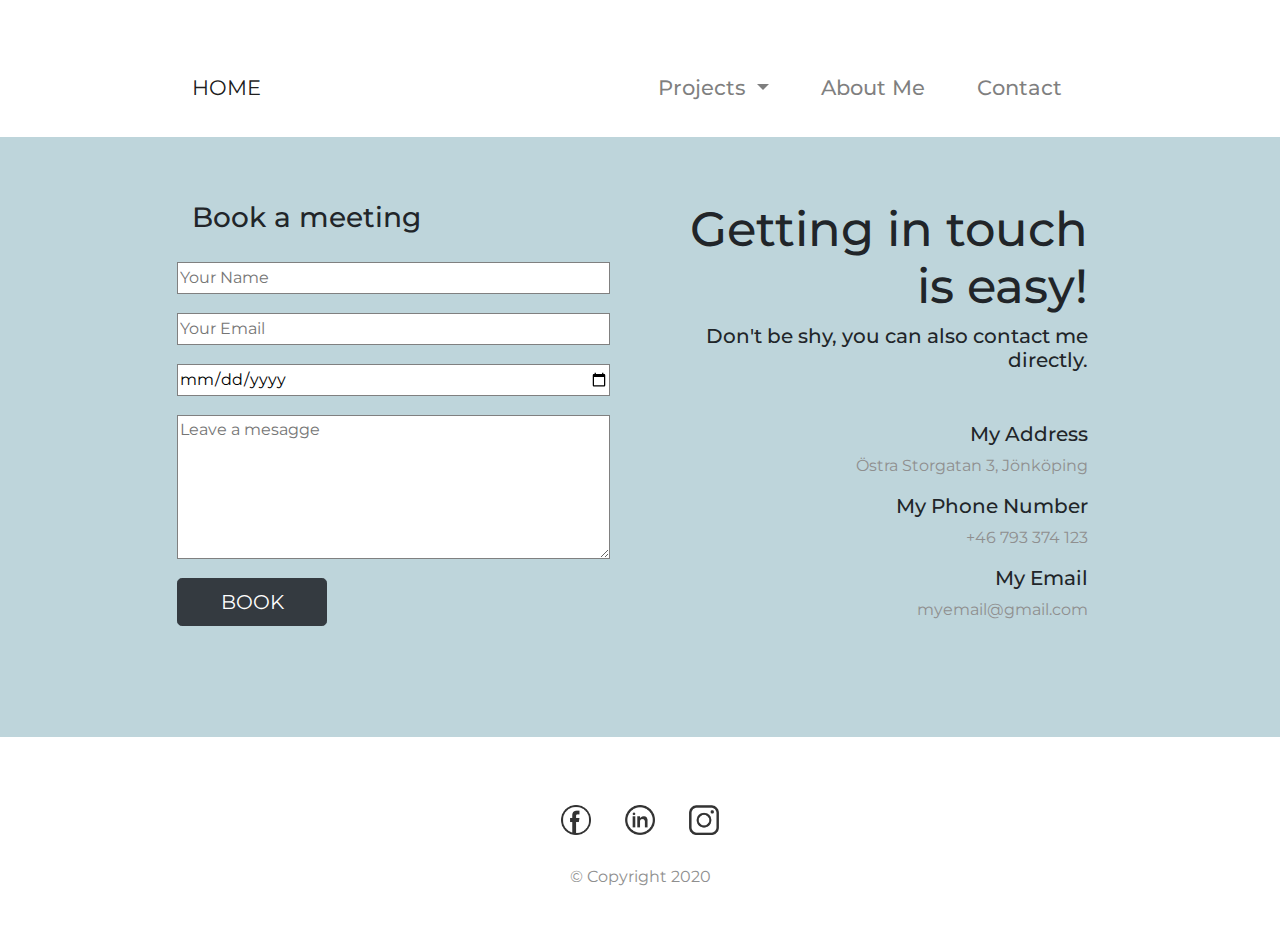
<file: contact.html>
<!DOCTYPE html>
<html lang="en">

<head>
    <meta charset="UTF-8">
    <meta name="viewport" content="width=device-width, initial-scale=1.0">
    <title>Interior Architect Ana Boscaneanu</title>
    <!--Google Fonts-->
    <link
        href="https://fonts.googleapis.com/css2?family=Montserrat:wght@100;400;900&family=Ubuntu:ital,wght@0,300;0,400;0,500;0,700;1,300;1,400;1,500;1,700&display=swap"
        rel="stylesheet">

    <!--Stylesheets-->
    <link rel="stylesheet" href="https://stackpath.bootstrapcdn.com/bootstrap/4.5.2/css/bootstrap.min.css"
        integrity="sha384-JcKb8q3iqJ61gNV9KGb8thSsNjpSL0n8PARn9HuZOnIxN0hoP+VmmDGMN5t9UJ0Z" crossorigin="anonymous">
    <link rel="stylesheet" href="styles.css">
</head>

<body>
    <section class="white-section navig-menu">
        <div class="container-fluid">

            <!-- Nav Bar -->
            <nav class="navbar navbar-expand-lg navbar-light">
                <a class="navbar-brand" href="index.html">HOME</a>
                <button class="navbar-toggler" type="button" data-toggle="collapse"
                    data-target="#navbarSupportedContent" aria-controls="navbarSupportedContent" aria-expanded="false"
                    aria-label="Toggle navigation">
                    <span class="navbar-toggler-icon"></span>
                </button>

                <div class="collapse navbar-collapse" id="navbarSupportedContent">
                    <ul class="navbar-nav ml-auto">
                        <li class="nav-item dropdown">
                            <a class="nav-link dropdown-toggle" href="projects.html" id="navbarDropdown" role="button"
                                data-toggle="dropdown" aria-haspopup="true" aria-expanded="false">
                                Projects
                            </a>
                            <div class="dropdown-menu" aria-labelledby="navbarDropdown">
                                <a class="dropdown-item" href="projects.html">All</a>
                                <a class="dropdown-item" href="projects.html#residential">Residential</a>
                                <a class="dropdown-item" href="projects.html#comercial">Commercial</a>
                            </div>

                        </li>
                        <li class="nav-item">
                            <a class="nav-link" href="about.html">About Me</a>
                        </li>
                        <li class="nav-item">
                            <a class="nav-link" href="contact.html">Contact</a>
                        </li>
                    </ul>
                </div>
            </nav>
        </div>

    </section>

    <!-- Main Section -->

    <section id="contact-me">
        <div class="container-fluid colored-section">            
            <div class="row">
                <div class="col-lg-6 booking">
                    <h3 class="">Book a meeting</h3>
                    <form name="contactForm" onsubmit="return validateForm()" action="mailto:ana_boscaneanu@yahoo.com" method="post">
                        <div class="row form-elem">
                            <input type="text" name="name" placeholder="Your Name" maxlength="25"><br>
                            <div class="error" id="nameErr"></div>
                        </div>
                        <div class="row form-elem">
                            <input type="text" name="email" placeholder="Your Email"><br>
                            <div class="error" id="emailErr"></div>
                        </div>
                        <div class="row form-elem">
                            <input type="date" name="date" id="formDate" min="2020-09-10" onkeydown="return false">
                            <div class="error" id="dateErr"></div>
                        </div>
                        <div class="row form-elem">
                            <textarea id="msg" name="message" placeholder="Leave a mesagge"></textarea>
                            <div class="error" id="msgErr"></div>
                        </div>
                        <div class="row form-elem">
                            <button class="btn btn-lg btn-dark booking-button" type="submit">BOOK</button>
                        </div>               
                    </form>
                </div>

                <div class="col-lg-6 contact-info">
                    <h1 class="heading-contact">Getting in touch is easy!</h1>
                    <h5>Don't be shy, you can also contact me directly.</h5>                                        
                    <div class="contact-details">
                        <h5>My Address</h5>
                        <p>Östra Storgatan 3, Jönköping</p>           
                                       
                        <h5>My Phone Number</h5>
                        <p>+46 793 374 123</p>                        
                                        
                        <h5>My Email</h5>
                        <p>myemail@gmail.com</p>                        
                    </div>

                </div>
            </div>
        </div>
    </section>



    <!-- Footer -->

    <footer class="footer-section" id="footer">
        <div>
            <a href="https://www.facebook.com/ana.boscaneanu/" target="_blank"><img class="footer-icon" src="images/facebook.png" alt="facebook image link"></a>
            <a href="https://www.linkedin.com/in/ana-boscaneanu/" target="_blank"><img class="footer-icon" src="images/linkedin.png" alt="linkedin image link"></a>
            <a href="https://www.instagram.com/anaboscaneanu/" target="_blank"><img class="footer-icon" src="images/instagram.png" alt="instagram image link"></a>
            <p>© Copyright 2020</p>
        </div>
    </footer>

    <!--Bootstrap Scripts-->
    <script src="https://code.jquery.com/jquery-3.5.1.slim.min.js"
        integrity="sha384-DfXdz2htPH0lsSSs5nCTpuj/zy4C+OGpamoFVy38MVBnE+IbbVYUew+OrCXaRkfj" crossorigin="anonymous">
    </script>
    <script src="https://cdn.jsdelivr.net/npm/popper.js@1.16.1/dist/umd/popper.min.js"
        integrity="sha384-9/reFTGAW83EW2RDu2S0VKaIzap3H66lZH81PoYlFhbGU+6BZp6G7niu735Sk7lN" crossorigin="anonymous">
    </script>
    <script src="https://stackpath.bootstrapcdn.com/bootstrap/4.5.2/js/bootstrap.min.js"
        integrity="sha384-B4gt1jrGC7Jh4AgTPSdUtOBvfO8shuf57BaghqFfPlYxofvL8/KUEfYiJOMMV+rV" crossorigin="anonymous">
    </script>
    <!--Javascript-->
    <script src="contact.js"></script>
</body>

</html>
</file>
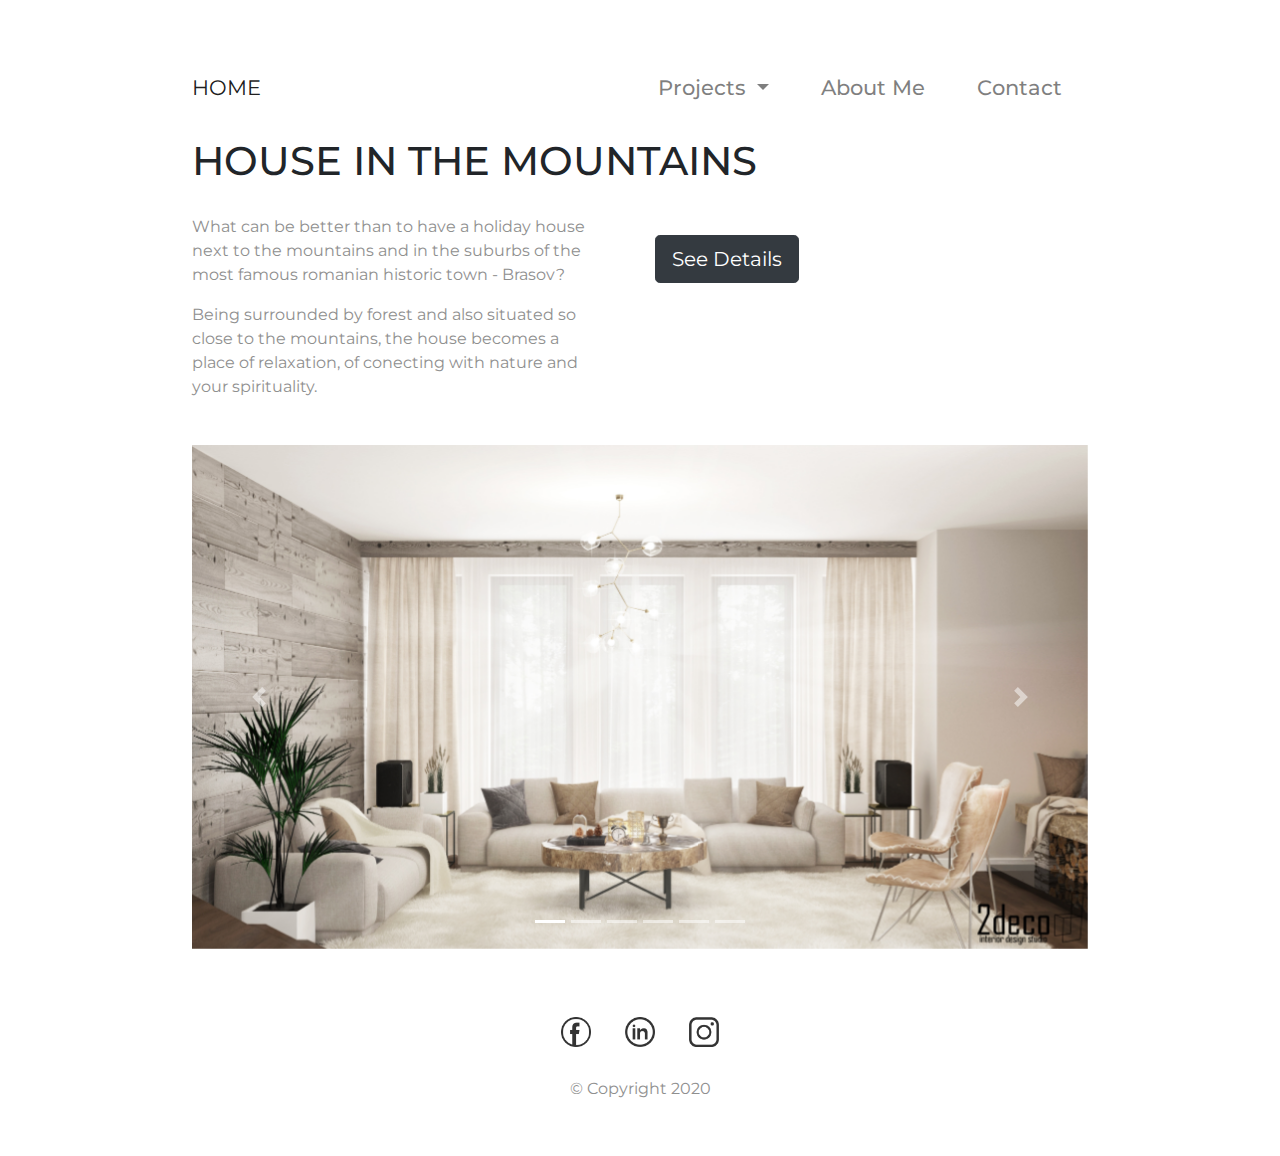
<file: residential1.html>
<!DOCTYPE html>
<html lang="en">

<head>
    <meta charset="UTF-8">
    <meta name="viewport" content="width=device-width, initial-scale=1.0">
    <title>Interior Architect Ana Boscaneanu</title>
    <!--Google Fonts-->
    <link
        href="https://fonts.googleapis.com/css2?family=Montserrat:wght@100;400;900&family=Ubuntu:ital,wght@0,300;0,400;0,500;0,700;1,300;1,400;1,500;1,700&display=swap"
        rel="stylesheet">

    <!--Stylesheets-->
    <link rel="stylesheet" href="https://stackpath.bootstrapcdn.com/bootstrap/4.5.2/css/bootstrap.min.css"
        integrity="sha384-JcKb8q3iqJ61gNV9KGb8thSsNjpSL0n8PARn9HuZOnIxN0hoP+VmmDGMN5t9UJ0Z" crossorigin="anonymous">
    <link rel="stylesheet" href="styles.css">
</head>

<body>
    <section class="white-section navig-menu">
        <div class="container-fluid">

            <!-- Nav Bar -->
            <nav class="navbar navbar-expand-lg navbar-light">
                <a class="navbar-brand" href="index.html">HOME</a>
                <button class="navbar-toggler" type="button" data-toggle="collapse"
                    data-target="#navbarSupportedContent" aria-controls="navbarSupportedContent" aria-expanded="false"
                    aria-label="Toggle navigation">
                    <span class="navbar-toggler-icon"></span>
                </button>

                <div class="collapse navbar-collapse" id="navbarSupportedContent">
                    <ul class="navbar-nav ml-auto">
                        <li class="nav-item dropdown">
                            <a class="nav-link dropdown-toggle" href="projects.html" id="navbarDropdown" role="button"
                                data-toggle="dropdown" aria-haspopup="true" aria-expanded="false">
                                Projects
                            </a>
                            <div class="dropdown-menu" aria-labelledby="navbarDropdown">
                                <a class="dropdown-item" href="projects.html">All</a>
                                <a class="dropdown-item" href="projects.html#residential">Residential</a>
                                <a class="dropdown-item" href="projects.html#comercial">Commercial</a>
                            </div>

                        </li>
                        <li class="nav-item">
                            <a class="nav-link" href="about.html">About Me</a>
                        </li>
                        <li class="nav-item">
                            <a class="nav-link" href="contact.html">Contact</a>
                        </li>
                    </ul>
                </div>
            </nav>
        </div>

    </section>

    <!-- Main Section -->

    <section id="residential-1">
        <div class="container-fluid">
            <h1 class="project-name heading-medium">HOUSE IN THE MOUNTAINS</h1>
            <!--Project Details-->

            <div class="row">
                <div class="col-lg-6 project-description">
                    <p>What can be better than to have a holiday house next to the mountains and in the suburbs of the most famous romanian historic town - Brasov?</p>
                    <p>Being surrounded by forest and also situated so close to the mountains, the house becomes a place of relaxation, of conecting with nature and  your spirituality.</p>
                </div>
                <div class="col-lg-6 project-description">
                    <button type="button" class="collapsible btn btn-lg btn-dark">See Details</button>
                    <div class="content">
                        <table>
                            <tr>
                                <td>Type:</td>
                                <td>Holiday Villa</td>
                            </tr>
                            <tr>
                                <td>Location:</td>
                                <td>Brasov, Romania</td>
                            </tr>
                            <tr>
                                <td>Area:</td>
                                <td>98 sq.m</td>
                            </tr>
                        </table>
                        <img class="plan" src="images/dolofan-plan.png" alt="house plan">
                    </div>                    
                </div>

            </div>

            <!--Image Slideshow-->

            <div id="carouselExampleIndicators" class="carousel slide" data-ride="false" data-interval="false">
                <!--Indicators-->
                <ol class="carousel-indicators">
                    <li data-target="#carouselExampleIndicators" data-slide-to="0" class="active"></li>
                    <li data-target="#carouselExampleIndicators" data-slide-to="1"></li>
                    <li data-target="#carouselExampleIndicators" data-slide-to="2"></li>
                    <li data-target="#carouselExampleIndicators" data-slide-to="3"></li>
                    <li data-target="#carouselExampleIndicators" data-slide-to="4"></li>
                    <li data-target="#carouselExampleIndicators" data-slide-to="5"></li>
                </ol>
                <!--Slides-->
                <div class="carousel-inner">
                    <div class="carousel-item active">                        
                        <img class="carousel-image d-block w-100" src="images/dolofan1.jpg" alt="...">                                             
                    </div>
                    <div class="carousel-item">                        
                        <img class="carousel-image d-block w-100" src="images/dolofan2.jpg" alt="...">                        
                    </div>
                    <div class="carousel-item">                        
                        <img class="carousel-image d-block w-100" src="images/dolofan3.jpg" alt="...">                                            
                    </div>
                    <div class="carousel-item">                        
                        <img class="carousel-image d-block w-100" src="images/dolofan4.jpg" alt="...">                                            
                    </div>
                    <div class="carousel-item">                        
                        <img class="carousel-image d-block w-100" src="images/dolofan5.jpg" alt="...">                                            
                    </div>
                    <div class="carousel-item">                        
                        <img class="carousel-image d-block w-100" src="images/dolofan6.jpg" alt="...">                                            
                    </div>
                </div>
                <!--Controls-->
                <a class="carousel-control-prev" href="#carouselExampleIndicators" role="button" data-slide="prev">
                    <span class="carousel-control-prev-icon controler" aria-hidden="true"></span>
                    <span class="sr-only">Previous</span>
                </a>
                <a class="carousel-control-next " href="#carouselExampleIndicators" role="button" data-slide="next">
                    <span class="carousel-control-next-icon controler" aria-hidden="true"></span>
                    <span class="sr-only">Next</span>
                </a>
            </div>
            
        </div>

    </section>



    <!-- Footer -->

    <footer class="footer-section" id="footer">
        <div>
            <a href="https://www.facebook.com/ana.boscaneanu/" target="_blank"><img class="footer-icon" src="images/facebook.png" alt="facebook image link"></a>
            <a href="https://www.linkedin.com/in/ana-boscaneanu/" target="_blank"><img class="footer-icon" src="images/linkedin.png" alt="linkedin image link"></a>
            <a href="https://www.instagram.com/anaboscaneanu/" target="_blank"><img class="footer-icon" src="images/instagram.png" alt="instagram image link"></a>
            <p>© Copyright 2020</p>
        </div>
    </footer>

    <!--Bootstrap Scripts-->
    <script src="https://code.jquery.com/jquery-3.5.1.slim.min.js"
        integrity="sha384-DfXdz2htPH0lsSSs5nCTpuj/zy4C+OGpamoFVy38MVBnE+IbbVYUew+OrCXaRkfj" crossorigin="anonymous">
    </script>
    <script src="https://cdn.jsdelivr.net/npm/popper.js@1.16.1/dist/umd/popper.min.js"
        integrity="sha384-9/reFTGAW83EW2RDu2S0VKaIzap3H66lZH81PoYlFhbGU+6BZp6G7niu735Sk7lN" crossorigin="anonymous">
    </script>
    <script src="https://stackpath.bootstrapcdn.com/bootstrap/4.5.2/js/bootstrap.min.js"
        integrity="sha384-B4gt1jrGC7Jh4AgTPSdUtOBvfO8shuf57BaghqFfPlYxofvL8/KUEfYiJOMMV+rV" crossorigin="anonymous">
    </script>
    <!--Javascript-->
    <script src="index.js"></script>
</body>

</html>
</file>
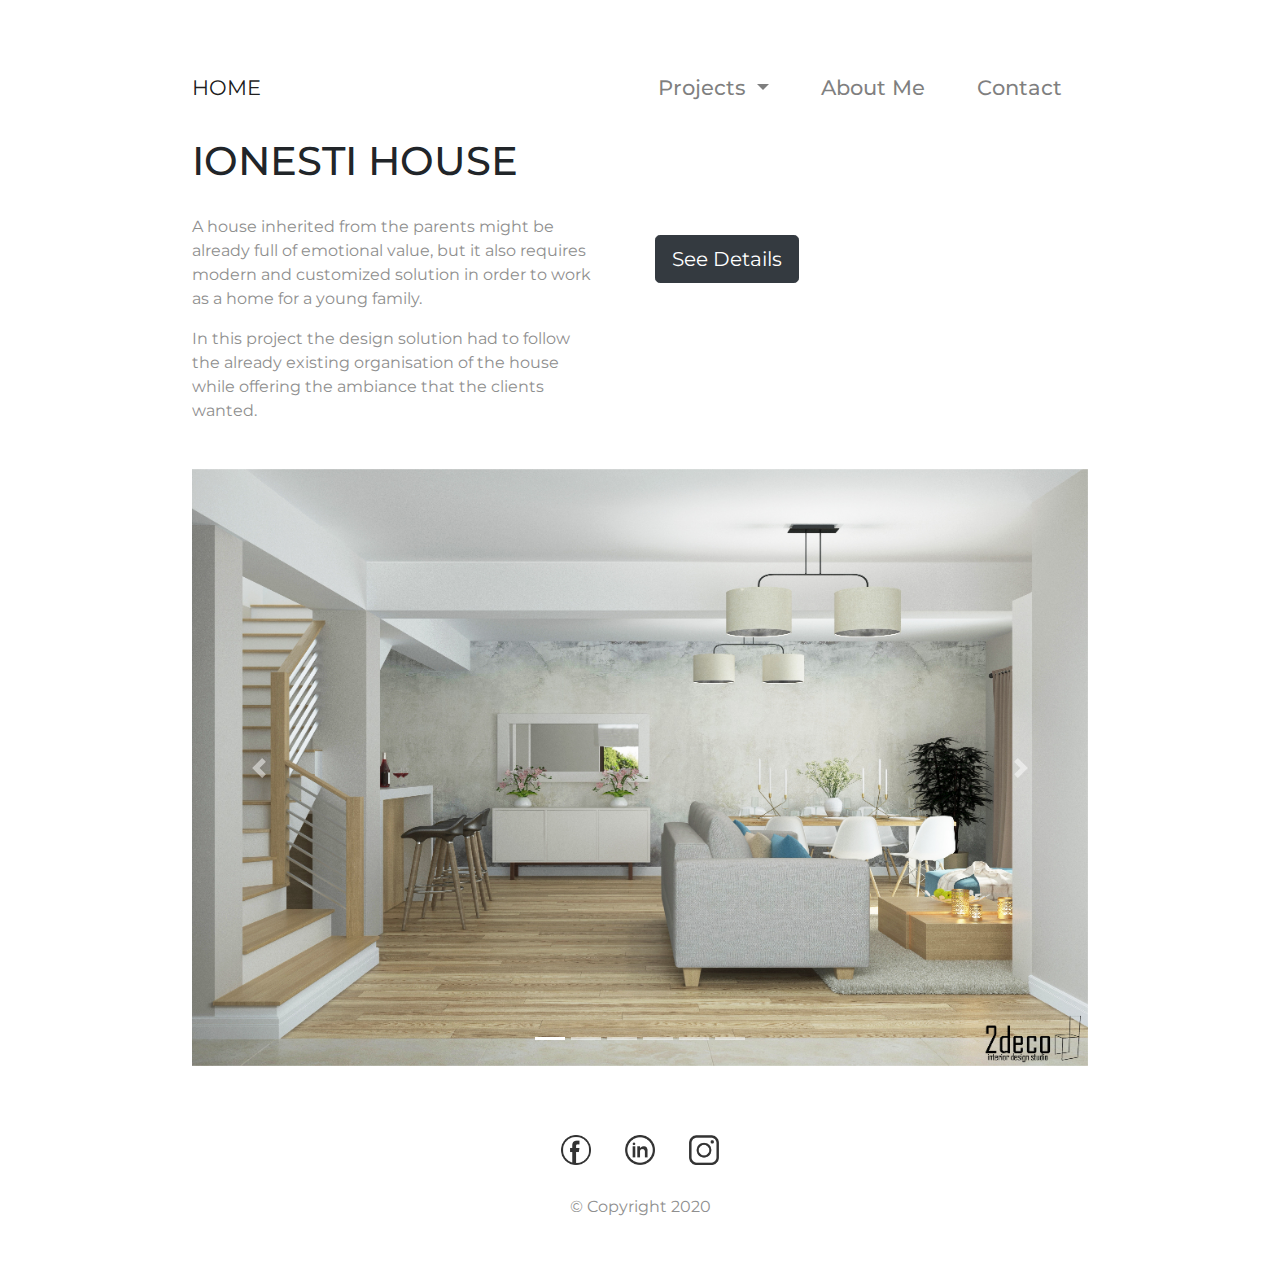
<file: residential2.html>
<!DOCTYPE html>
<html lang="en">

<head>
    <meta charset="UTF-8">
    <meta name="viewport" content="width=device-width, initial-scale=1.0">
    <title>Interior Architect Ana Boscaneanu</title>
    <!--Google Fonts-->
    <link
        href="https://fonts.googleapis.com/css2?family=Montserrat:wght@100;400;900&family=Ubuntu:ital,wght@0,300;0,400;0,500;0,700;1,300;1,400;1,500;1,700&display=swap"
        rel="stylesheet">

    <!--Stylesheets-->
    <link rel="stylesheet" href="https://stackpath.bootstrapcdn.com/bootstrap/4.5.2/css/bootstrap.min.css"
        integrity="sha384-JcKb8q3iqJ61gNV9KGb8thSsNjpSL0n8PARn9HuZOnIxN0hoP+VmmDGMN5t9UJ0Z" crossorigin="anonymous">
    <link rel="stylesheet" href="styles.css">
</head>

<body>
    <section class="white-section navig-menu">
        <div class="container-fluid">

            <!-- Nav Bar -->
            <nav class="navbar navbar-expand-lg navbar-light">
                <a class="navbar-brand" href="index.html">HOME</a>
                <button class="navbar-toggler" type="button" data-toggle="collapse"
                    data-target="#navbarSupportedContent" aria-controls="navbarSupportedContent" aria-expanded="false"
                    aria-label="Toggle navigation">
                    <span class="navbar-toggler-icon"></span>
                </button>

                <div class="collapse navbar-collapse" id="navbarSupportedContent">
                    <ul class="navbar-nav ml-auto">
                        <li class="nav-item dropdown">
                            <a class="nav-link dropdown-toggle" href="projects.html" id="navbarDropdown" role="button"
                                data-toggle="dropdown" aria-haspopup="true" aria-expanded="false">
                                Projects
                            </a>
                            <div class="dropdown-menu" aria-labelledby="navbarDropdown">
                                <a class="dropdown-item" href="projects.html">All</a>
                                <a class="dropdown-item" href="projects.html#residential">Residential</a>
                                <a class="dropdown-item" href="projects.html#comercial">Commercial</a>
                            </div>

                        </li>
                        <li class="nav-item">
                            <a class="nav-link" href="about.html">About Me</a>
                        </li>
                        <li class="nav-item">
                            <a class="nav-link" href="contact.html">Contact</a>
                        </li>
                    </ul>
                </div>
            </nav>
        </div>

    </section>

    <!-- Main Section -->

    <section id="residential-1">
        <div class="container-fluid">
            <h1 class="project-name heading-medium">IONESTI HOUSE</h1>
            <!--Project Details-->

            <div class="row">
                <div class="col-lg-6 project-description">
                    <p>A house inherited from the parents might be already full of emotional value, but it also requires modern and customized solution in order to work as a home for a young family.</p>
                    <p>In this project the design solution had to follow the already existing organisation of the house while offering the ambiance that the clients wanted.</p>
                </div>
                <div class="col-lg-6 project-description">
                    <button type="button" class="collapsible btn btn-lg btn-dark">See Details</button>
                    <div class="content">
                        <table>
                            <tr>
                                <td>Type:</td>
                                <td>Private House</td>
                            </tr>
                            <tr>
                                <td>Location:</td>
                                <td>Ionesti, Romania</td>
                            </tr>
                            <tr>
                                <td>Area:</td>
                                <td>117 sq.m</td>
                            </tr>
                        </table>
                        <img class="plan" src="images/ionesti-plan1.jpg" alt="ground floor plan">
                        <img class="plan" src="images/ionesti-plan2.png" alt="ground floor plan">
                    </div>                    
                </div>

            </div>

            <!--Image Slideshow-->

            <div id="carouselExampleIndicators" class="carousel slide" data-ride="false" data-interval="false">
                <!--Indicators-->
                <ol class="carousel-indicators">
                    <li data-target="#carouselExampleIndicators" data-slide-to="0" class="active"></li>
                    <li data-target="#carouselExampleIndicators" data-slide-to="1"></li>
                    <li data-target="#carouselExampleIndicators" data-slide-to="2"></li>
                    <li data-target="#carouselExampleIndicators" data-slide-to="3"></li>
                    <li data-target="#carouselExampleIndicators" data-slide-to="4"></li>
                    <li data-target="#carouselExampleIndicators" data-slide-to="5"></li>
                </ol>
                <!--Slides-->
                <div class="carousel-inner">
                    <div class="carousel-item active">                        
                        <img class="carousel-image d-block w-100" src="images/ionesti.jpg" alt="...">                                             
                    </div>
                    <div class="carousel-item">                        
                        <img class="carousel-image d-block w-100" src="images/ionesti2.jpg" alt="...">                        
                    </div>
                    <div class="carousel-item">                        
                        <img class="carousel-image d-block w-100" src="images/ionesti3.jpg" alt="...">                                            
                    </div>
                    <div class="carousel-item">                        
                        <img class="carousel-image d-block w-100" src="images/ionesti4.jpg" alt="...">                                            
                    </div>
                    <div class="carousel-item">                        
                        <img class="carousel-image d-block w-100" src="images/ionesti5.jpg" alt="...">                                            
                    </div>
                    <div class="carousel-item">                        
                        <img class="carousel-image d-block w-100" src="images/ionesti7.jpg" alt="...">                                            
                    </div>
                </div>
                <!--Controls-->
                <a class="carousel-control-prev" href="#carouselExampleIndicators" role="button" data-slide="prev">
                    <span class="carousel-control-prev-icon controler" aria-hidden="true"></span>
                    <span class="sr-only">Previous</span>
                </a>
                <a class="carousel-control-next " href="#carouselExampleIndicators" role="button" data-slide="next">
                    <span class="carousel-control-next-icon controler" aria-hidden="true"></span>
                    <span class="sr-only">Next</span>
                </a>
            </div>
            
        </div>

    </section>



    <!-- Footer -->

    <footer class="footer-section" id="footer">
        <div>
            <a href="https://www.facebook.com/ana.boscaneanu/" target="_blank"><img class="footer-icon" src="images/facebook.png" alt="facebook image link"></a>
            <a href="https://www.linkedin.com/in/ana-boscaneanu/" target="_blank"><img class="footer-icon" src="images/linkedin.png" alt="linkedin image link"></a>
            <a href="https://www.instagram.com/anaboscaneanu/" target="_blank"><img class="footer-icon" src="images/instagram.png" alt="instagram image link"></a>
            <p>© Copyright 2020</p>
        </div>
    </footer>

    <!--Bootstrap Scripts-->
    <script src="https://code.jquery.com/jquery-3.5.1.slim.min.js"
        integrity="sha384-DfXdz2htPH0lsSSs5nCTpuj/zy4C+OGpamoFVy38MVBnE+IbbVYUew+OrCXaRkfj" crossorigin="anonymous">
    </script>
    <script src="https://cdn.jsdelivr.net/npm/popper.js@1.16.1/dist/umd/popper.min.js"
        integrity="sha384-9/reFTGAW83EW2RDu2S0VKaIzap3H66lZH81PoYlFhbGU+6BZp6G7niu735Sk7lN" crossorigin="anonymous">
    </script>
    <script src="https://stackpath.bootstrapcdn.com/bootstrap/4.5.2/js/bootstrap.min.js"
        integrity="sha384-B4gt1jrGC7Jh4AgTPSdUtOBvfO8shuf57BaghqFfPlYxofvL8/KUEfYiJOMMV+rV" crossorigin="anonymous">
    </script>
    <!--Javascript-->
    <script src="index.js"></script>
</body>

</html>
</file>
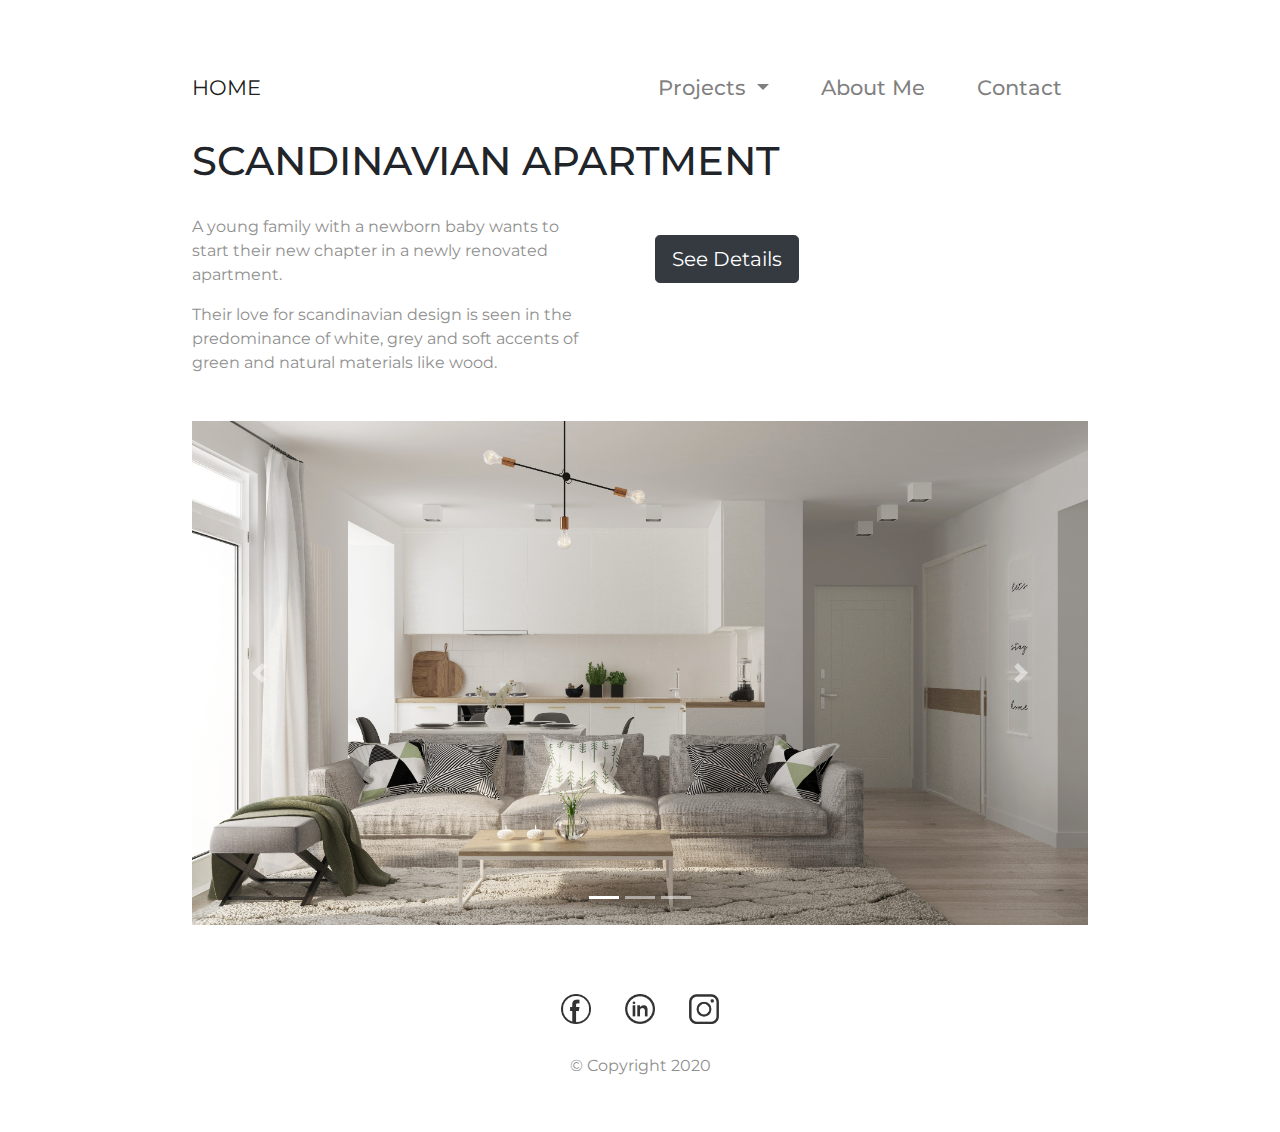
<file: residential3.html>
<!DOCTYPE html>
<html lang="en">

<head>
    <meta charset="UTF-8">
    <meta name="viewport" content="width=device-width, initial-scale=1.0">
    <title>Interior Architect Ana Boscaneanu</title>
    <!--Google Fonts-->
    <link
        href="https://fonts.googleapis.com/css2?family=Montserrat:wght@100;400;900&family=Ubuntu:ital,wght@0,300;0,400;0,500;0,700;1,300;1,400;1,500;1,700&display=swap"
        rel="stylesheet">

    <!--Stylesheets-->
    <link rel="stylesheet" href="https://stackpath.bootstrapcdn.com/bootstrap/4.5.2/css/bootstrap.min.css"
        integrity="sha384-JcKb8q3iqJ61gNV9KGb8thSsNjpSL0n8PARn9HuZOnIxN0hoP+VmmDGMN5t9UJ0Z" crossorigin="anonymous">
    <link rel="stylesheet" href="styles.css">
</head>

<body>
    <section class="white-section navig-menu">
        <div class="container-fluid">

            <!-- Nav Bar -->
            <nav class="navbar navbar-expand-lg navbar-light">
                <a class="navbar-brand" href="index.html">HOME</a>
                <button class="navbar-toggler" type="button" data-toggle="collapse"
                    data-target="#navbarSupportedContent" aria-controls="navbarSupportedContent" aria-expanded="false"
                    aria-label="Toggle navigation">
                    <span class="navbar-toggler-icon"></span>
                </button>

                <div class="collapse navbar-collapse" id="navbarSupportedContent">
                    <ul class="navbar-nav ml-auto">
                        <li class="nav-item dropdown">
                            <a class="nav-link dropdown-toggle" href="projects.html" id="navbarDropdown" role="button"
                                data-toggle="dropdown" aria-haspopup="true" aria-expanded="false">
                                Projects
                            </a>
                            <div class="dropdown-menu" aria-labelledby="navbarDropdown">
                                <a class="dropdown-item" href="projects.html">All</a>
                                <a class="dropdown-item" href="projects.html#residential">Residential</a>
                                <a class="dropdown-item" href="projects.html#comercial">Commercial</a>
                            </div>

                        </li>
                        <li class="nav-item">
                            <a class="nav-link" href="about.html">About Me</a>
                        </li>
                        <li class="nav-item">
                            <a class="nav-link" href="contact.html">Contact</a>
                        </li>
                    </ul>
                </div>
            </nav>
        </div>

    </section>

    <!-- Main Section -->

    <section id="residential-1">
        <div class="container-fluid">
            <h1 class="project-name heading-medium">SCANDINAVIAN APARTMENT</h1>
            <!--Project Details-->

            <div class="row">
                <div class="col-lg-6 project-description">
                    <p>A young family with a newborn baby wants to start their new chapter in a newly renovated apartment.</p>
                    <p>Their love for scandinavian design is seen in the predominance of white, grey and soft accents of green and natural materials like wood.</p>
                </div>
                <div class="col-lg-6 project-description">
                    <button type="button" class="collapsible btn btn-lg btn-dark">See Details</button>
                    <div class="content">
                        <table>
                            <tr>
                                <td>Type:</td>
                                <td>Apartment</td>
                            </tr>
                            <tr>
                                <td>Location:</td>
                                <td>Chisinau, Moldova</td>
                            </tr>
                            <tr>
                                <td>Area:</td>
                                <td>71 sq.m</td>
                            </tr>
                        </table>
                        <img class="plan" src="images/larisa-plan.png" alt="apartment plan">                        
                    </div>                    
                </div>

            </div>

            <!--Image Slideshow-->

            <div id="carouselExampleIndicators" class="carousel slide" data-ride="false" data-interval="false">
                <!--Indicators-->
                <ol class="carousel-indicators">
                    <li data-target="#carouselExampleIndicators" data-slide-to="0" class="active"></li>
                    <li data-target="#carouselExampleIndicators" data-slide-to="1"></li>
                    <li data-target="#carouselExampleIndicators" data-slide-to="2"></li>
 
                </ol>
                <!--Slides-->
                <div class="carousel-inner">
                    <div class="carousel-item active">                        
                        <img class="carousel-image d-block w-100" src="images/larisa3.jpg" alt="...">                                             
                    </div>
                    <div class="carousel-item">                        
                        <img class="carousel-image d-block w-100" src="images/larisa4.jpg" alt="...">                        
                    </div>
                    <div class="carousel-item">                        
                        <img class="carousel-image d-block w-100" src="images/larisa1.jpg" alt="...">                                            
                    </div>              
                </div>
                <!--Controls-->
                <a class="carousel-control-prev" href="#carouselExampleIndicators" role="button" data-slide="prev">
                    <span class="carousel-control-prev-icon controler" aria-hidden="true"></span>
                    <span class="sr-only">Previous</span>
                </a>
                <a class="carousel-control-next " href="#carouselExampleIndicators" role="button" data-slide="next">
                    <span class="carousel-control-next-icon controler" aria-hidden="true"></span>
                    <span class="sr-only">Next</span>
                </a>
            </div>
            
        </div>

    </section>



    <!-- Footer -->

    <footer class="footer-section" id="footer">
        <div>
            <a href="https://www.facebook.com/ana.boscaneanu/" target="_blank"><img class="footer-icon" src="images/facebook.png" alt="facebook image link"></a>
            <a href="https://www.linkedin.com/in/ana-boscaneanu/" target="_blank"><img class="footer-icon" src="images/linkedin.png" alt="linkedin image link"></a>
            <a href="https://www.instagram.com/anaboscaneanu/" target="_blank"><img class="footer-icon" src="images/instagram.png" alt="instagram image link"></a>
            <p>© Copyright 2020</p>
        </div>
    </footer>

    <!--Bootstrap Scripts-->
    <script src="https://code.jquery.com/jquery-3.5.1.slim.min.js"
        integrity="sha384-DfXdz2htPH0lsSSs5nCTpuj/zy4C+OGpamoFVy38MVBnE+IbbVYUew+OrCXaRkfj" crossorigin="anonymous">
    </script>
    <script src="https://cdn.jsdelivr.net/npm/popper.js@1.16.1/dist/umd/popper.min.js"
        integrity="sha384-9/reFTGAW83EW2RDu2S0VKaIzap3H66lZH81PoYlFhbGU+6BZp6G7niu735Sk7lN" crossorigin="anonymous">
    </script>
    <script src="https://stackpath.bootstrapcdn.com/bootstrap/4.5.2/js/bootstrap.min.js"
        integrity="sha384-B4gt1jrGC7Jh4AgTPSdUtOBvfO8shuf57BaghqFfPlYxofvL8/KUEfYiJOMMV+rV" crossorigin="anonymous">
    </script>
    <!--Javascript-->
    <script src="index.js"></script>
</body>

</html>
</file>
<file: styles.css>
/******** TAG SELECTORS********/

body{
    font-family: 'Montserrat', sans-serif;
    text-align: center;
}

h1, h2, h3, h4, h5, h6{
    font-family: 'Montserrat', sans-serif;
    font-weight: 500;
}

p{
    color: #8f8f8f;
}



/******** Website common selectors********/


.container-fluid{
    padding: 5% 15%;
}

.white-section{
    background-color: #fff;
}
.colored-section{
    background-color: #bed5db;
}

.heading-big-text{
    font-size: 5rem;
    font-weight: 600;
}

@media (max-width: 991px) {
    .heading-big-text {
        font-size: 2.5rem;
    }
    .heading-medium{
        font-size: 1.75rem;
    }
    .heading-small-text{
        font-size: 1.25rem;
    }
}

.centered-image{
    width: 100%;
    max-width: 350px;
    height: auto;
}

.centered-text{
    padding: 5% 5% 2%;
    margin: 0;
}



/******** Navigation Bar ********/

.navig-menu .container-fluid{
    padding-bottom: 2%;
}

.navbar{
    padding: 0 0 0rem 0;
}

.navbar-brand{
    font-size: 1.3rem;
}

.nav-item{
    padding: 0 18px;
    text-align: right;
}

.nav-link{
    font-size: 1.3rem;
    font-weight: 500;
}

.dropdown-menu{
    background-color: transparent;
    border-width: 0px;
}

.dropdown-item{
    text-align: right;
}


/******** Title ********/

#title .container-fluid{
    text-align: left;
}
#title .row{
    padding-top: 4.5rem;
}

.section-image{
    background-image: url(images/ionesti1.jpg);
    height: 100%;
    background-position: center;
    background-repeat: no-repeat;
    background-size: cover;
    padding: 25px 0 75px;
    color:rgb(51, 51, 51);
}

.architect-name{
    margin: 30px 0 75px 0;    
}

.discover-button{
    margin: 75px 0;
    font-weight: 500;
}

/******** Features Section********/

#features .container-fluid{
    padding: 10% 15%;
}

.feature-centered{
    padding-bottom: 30px;
}


/******** Booking a meeting call Section********/

#booking .container-fluid{
    padding-top: 7%;
    padding-bottom: 7%;
}

/******** Footer Section********/

.footer-section{
    background-color: #fff;
    padding: 3% 15%;
}

.footer-icon{
    width: 30px;
    margin: 30px 15px ;
    opacity: 80%;
}



/******** Projects Page********/


.projects-title.container-fluid{
    padding: 2% 15%;
}

#residential .centered-image:hover,
#comercial .centered-image:hover{
    opacity: 80%;
}


/******** Individual Project Pages********/

/******** Project Details********/

.project-name{
    text-align: left;
    margin-bottom: 30px;
}

.project-description{
    text-align: left;
    padding-right: 5%;
    margin-bottom: 30px;
}
.plan{
    width: 100%;
    max-width: 450px;
    height: auto;
    margin-bottom: 5%;
}
td{
    padding: 15px 15px 15px 0;
}
.content {
    padding: 30px 0;
    display: none;
    overflow: hidden;
}

/******** Image Slideshow********/

#residential-1 .container-fluid{
    padding: 0 15%;
}
.carousel-image{
    max-width: 100%;   
}


/******** Contact Me Page********/

.booking{
    text-align: left;
    padding-bottom: 5%;
}

.contact-info{
    text-align: right;
}

.heading-contact{
    font-size: 3rem;
}

@media(max-width: 991px){
    .contact-info,
    .booking{
        text-align: center;
    }
    .heading-contact{
        font-size: 1.75rem;
    }
    .form-elem{
        text-align: center;
    }
}

.contact-details{
    margin-top: 50px;
}



/******** FORM ********/


.form-elem{
    margin-top: 1.2rem;
    max-width: 450px;
    width: 100%;
    display: inline-block;
}

input{
    height: 2rem;
}
input, 
textarea{
    font-size: 1rem;
    max-width: 450px;
    width: 100%;
    box-sizing: border-box;
    border: 1px solid grey;
}

textarea{
    vertical-align: top;
    height: 9rem;
}

.booking-button{
    width: 150px;
}

/*** validating the form ****/

.error{
    color: red;
    text-align: left;
}


/******** About Me Page********/

#about-me{
    text-align: left;
}

.profile-image{
    width: 100%;
    max-width: 350px;
    height: auto;
}

.collapsible{
    margin: 5% 0;
}

.values-title{
    font-size: 3rem;
    margin-bottom: 7%;
}

@media(max-width: 991px){
    #about-me{
        text-align: center;
    }
    .about-me-text{
        font-size: 1rem;
    }
    .content{
        text-align: left;
    }
    .values-title{
        font-size: 1.75rem;
    }
}
</file>
